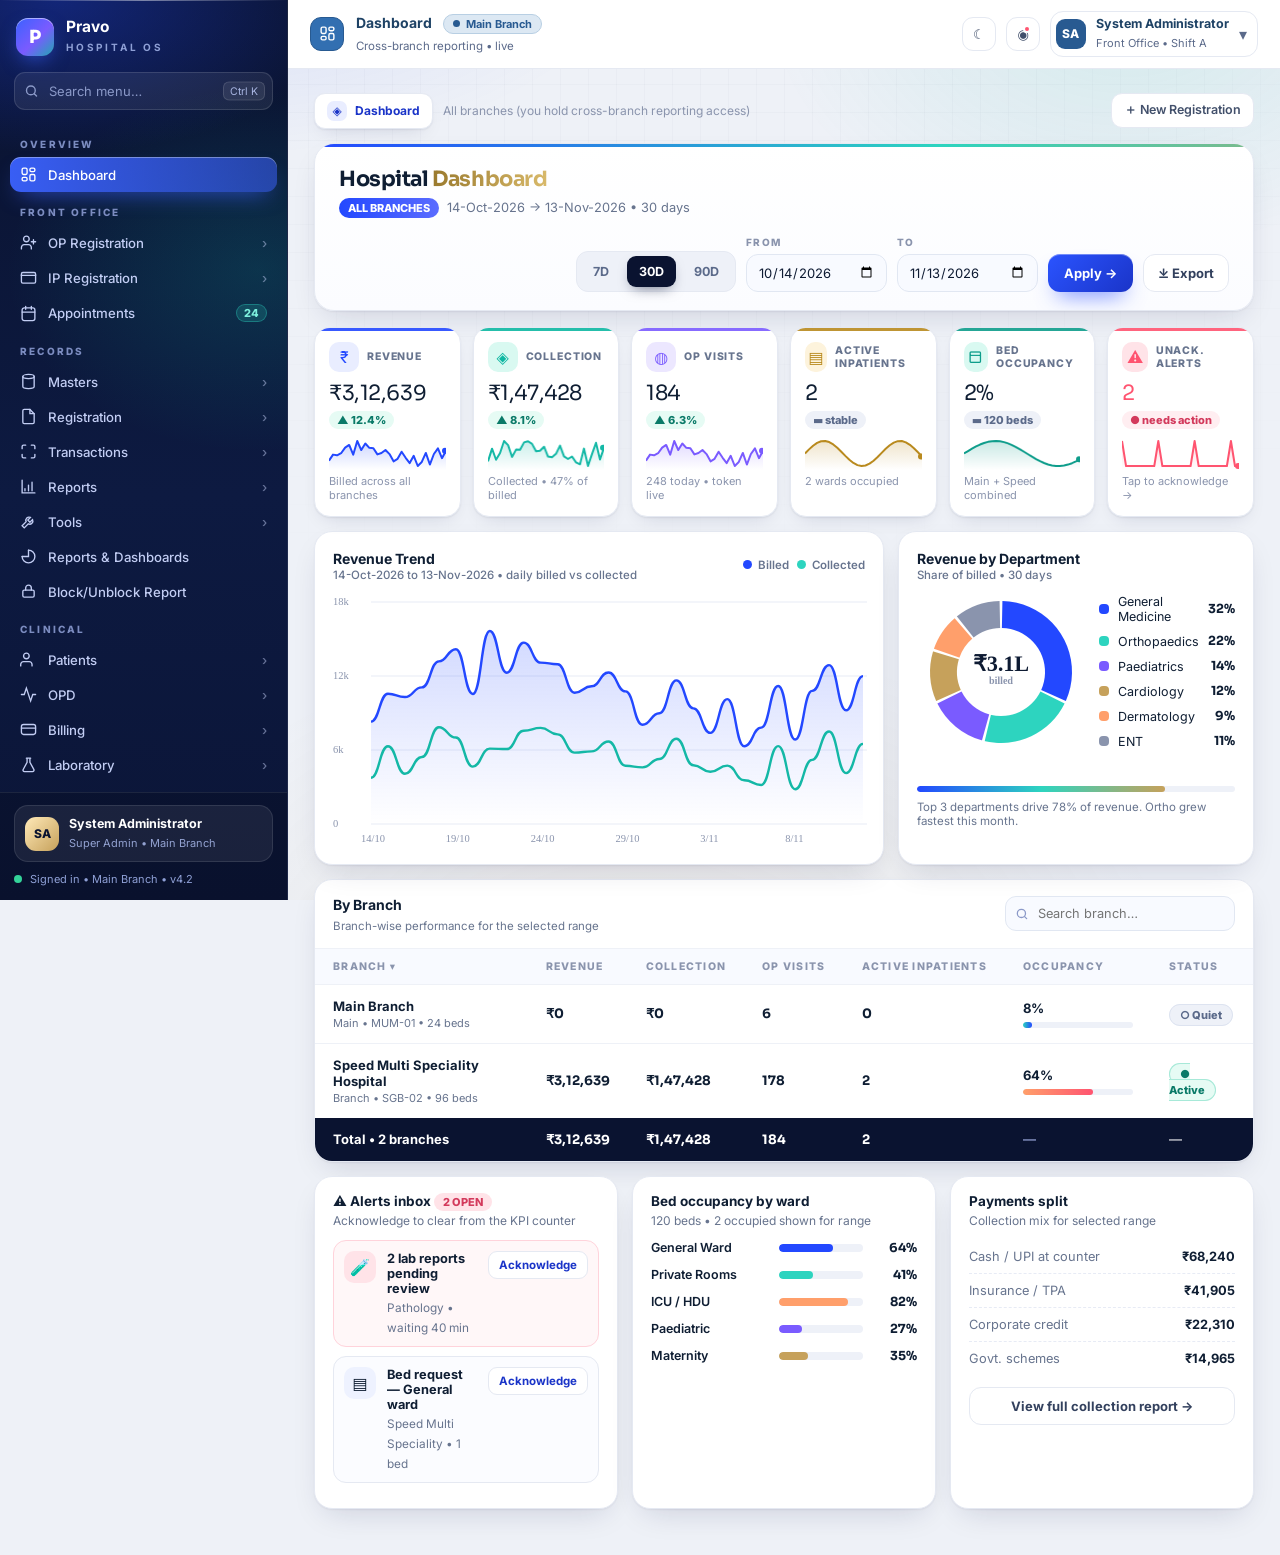
<file: ui_ux_deisgn/front office/dashboard.html>
<!DOCTYPE html>
<html lang="en">
<head>
<meta charset="UTF-8">
<meta name="viewport" content="width=device-width, initial-scale=1">
<title>Pravo Hospital OS — Dashboard</title>
<link rel="preconnect" href="https://fonts.googleapis.com">
<link rel="preconnect" href="https://fonts.gstatic.com" crossorigin>
<link href="https://fonts.googleapis.com/css2?family=Inter:wght@400;500;600;700;800&family=Sora:wght@600;700;800&display=swap" rel="stylesheet">
<style>
  *{box-sizing:border-box}
  html{color-scheme:light}
  body{margin:0;text-align:left;background:#eef1f7;font-family:'Inter',system-ui,-apple-system,Segoe UI,Roboto,sans-serif;color:#0f1e33;-webkit-font-smoothing:antialiased}
  :root{
    --bg:#eef1f7; --card:#ffffff; --ink:#0e1b33; --muted:#67748e; --faint:#8a94ad;
    --line:#e5e9f2; --line2:#eef1f7;
    --brand:#2348ff; --brand2:#1a34c8; --teal:#0eb7a2; --gold:#c6a15b; --rose:#ff5470; --amber:#f59e0b;
    --radius:18px; --shadow:0 1px 2px rgba(16,24,64,.06),0 12px 32px -12px rgba(16,24,64,.18);
    --shadow-sm:0 1px 2px rgba(16,24,64,.07),0 8px 20px -10px rgba(16,24,64,.18);
  }
  button{font-family:inherit}
  input,select{font-family:inherit}
  a{color:inherit}

  .bgGlow{position:fixed;inset:0;pointer-events:none;z-index:0;
    background:
      radial-gradient(700px 380px at 18% -8%, rgba(35,72,255,.12), transparent 60%),
      radial-gradient(600px 420px at 88% 0%, rgba(14,183,162,.12), transparent 60%),
      radial-gradient(900px 600px at 50% 110%, rgba(198,161,91,.10), transparent 60%);}
  .bgGrid{position:fixed;inset:0;z-index:0;pointer-events:none;opacity:.5;
    background-image:linear-gradient(rgba(15,30,60,.045) 1px,transparent 1px),linear-gradient(90deg,rgba(15,30,60,.045) 1px,transparent 1px);
    background-size:28px 28px;mask-image:radial-gradient(90% 70% at 50% 0%,black 30%,transparent 100%);}
  .app{position:relative;z-index:1;display:flex;min-height:100vh}

  /* ===== Sidebar (matches OP Registration) ===== */
  .sidebar{width:288px;flex:0 0 288px;background:linear-gradient(180deg,#0a1330 0%,#0d1a41 55%,#0b1537 100%);color:#dbe3ff;display:flex;flex-direction:column;position:sticky;top:0;height:100vh;border-right:1px solid rgba(255,255,255,.08);overflow:hidden}
  .sidebar::before{content:"";position:absolute;inset:0;background:radial-gradient(420px 220px at 20% 0%,rgba(35,72,255,.35),transparent 70%),radial-gradient(360px 260px at 90% 30%,rgba(14,183,162,.18),transparent 70%);pointer-events:none}
  .sidebar::after{content:"";position:absolute;left:0;right:0;top:0;height:1px;background:linear-gradient(90deg,transparent,rgba(255,255,255,.45),transparent)}
  .brandRow{display:flex;align-items:center;gap:12px;padding:18px 16px 14px;position:relative}
  .logoMark{width:38px;height:38px;border-radius:12px;display:grid;place-items:center;font-weight:800;color:#fff;background:linear-gradient(135deg,#3b62ff,#7a5bff 55%,#0eb7a2 110%);box-shadow:0 8px 20px -6px rgba(59,98,255,.7),inset 0 1px 0 rgba(255,255,255,.5);font-family:'Sora';font-size:18px}
  .brandName b{display:block;font-size:15.5px;color:#fff;line-height:1.05}
  .brandName span{font-size:10px;letter-spacing:.28em;color:#8fa0d6;font-weight:700}
  .sideSearch{margin:2px 14px 12px;position:relative}
  .sideSearch input{width:100%;background:rgba(255,255,255,.07);border:1px solid rgba(255,255,255,.12);color:#e8eeff;border-radius:11px;padding:10px 52px 10px 34px;font-size:13px;outline:none}
  .sideSearch input::placeholder{color:#8b99c8}
  .sideSearch input:focus{border-color:rgba(122,143,255,.7);box-shadow:0 0 0 3px rgba(59,98,255,.25)}
  .sideSearch svg{position:absolute;left:10px;top:50%;transform:translateY(-50%)}
  .kbd{position:absolute;right:8px;top:50%;transform:translateY(-50%);font-size:10.5px;color:#a9b6e2;background:rgba(255,255,255,.08);border:1px solid rgba(255,255,255,.12);padding:2px 6px;border-radius:6px}
  .nav{flex:1;overflow:auto;padding:2px 10px 10px;position:relative;scrollbar-width:none;-ms-overflow-style:none}
  .nav::-webkit-scrollbar{width:0;height:0}
  .navSec{font-size:10px;letter-spacing:.22em;color:#7c8cc0;font-weight:800;padding:14px 10px 7px}
  .navItem{display:flex;align-items:center;gap:11px;width:100%;text-align:left;background:transparent;border:0;color:#c2cdf3;padding:9px 10px;border-radius:11px;font-size:13.2px;font-weight:500;cursor:pointer;transition:.15s;text-decoration:none}
  .navItem:hover{background:rgba(255,255,255,.06);color:#fff}
  .navItem .chev{margin-left:auto;opacity:.5}
  .navItem.active{background:linear-gradient(90deg,rgba(59,98,255,.95),rgba(59,98,255,.55));color:#fff;box-shadow:0 10px 22px -10px rgba(59,98,255,.8),inset 0 1px 0 rgba(255,255,255,.35)}
  .countBadge{margin-left:auto;font-size:11px;font-weight:800;background:rgba(45,212,191,.18);color:#7df0dd;border:1px solid rgba(45,212,191,.35);padding:1px 7px;border-radius:99px}
  .sideFoot{padding:12px 14px 14px;border-top:1px solid rgba(255,255,255,.08);background:rgba(0,0,0,.18);position:relative}
  .adminCard{display:flex;gap:10px;align-items:center;background:rgba(255,255,255,.07);border:1px solid rgba(255,255,255,.1);border-radius:14px;padding:10px}
  .avatar{width:34px;height:34px;border-radius:11px;display:grid;place-items:center;font-weight:800;font-size:12px;color:#0a1330;background:linear-gradient(135deg,#ffe9b8,#c6a15b);flex:0 0 auto}
  .avatar.teal{background:#285a91;color:#fff}
  .adminCard b{display:block;font-size:12.5px;color:#fff}
  .adminCard span{font-size:11px;color:#93a2d1}
  .sysStatus{display:flex;align-items:center;gap:8px;margin-top:10px;font-size:11px;color:#8fa0d6}
  .pulse{width:8px;height:8px;border-radius:99px;background:#34d399;animation:pulse 2s infinite}
  @keyframes pulse{70%{box-shadow:0 0 0 7px rgba(52,211,153,0)}100%{box-shadow:0 0 0 0 rgba(52,211,153,0)}}

  /* ===== Main ===== */
  .main{flex:1;min-width:0;display:flex;flex-direction:column}
  .topbar{position:sticky;top:0;z-index:20;background:#fff;border-bottom:1px solid var(--line);color:#1e4265;display:flex;align-items:center;gap:14px;padding:11px 22px;box-shadow:none}
  .crumb{display:flex;align-items:center;gap:12px}
  .crumbIcon{width:34px;height:34px;border-radius:11px;background:#326fb1;border:1px solid #285a91;color:#fff;display:grid;place-items:center;box-shadow:none}
  .crumb b{font-size:14px;display:block;line-height:1.1;color:#1e4265}
  .crumb small{color:#5b6a8a;font-size:11.5px}
  .envPill{display:inline-flex;align-items:center;gap:6px;font-size:11px;font-weight:700;color:#285a91;background:#dce8f3;border:1px solid #b8cfe3;padding:3px 9px;border-radius:99px;margin-left:8px;vertical-align:middle}
  .topActions{margin-left:auto;display:flex;align-items:center;gap:10px}
  .iconBtn{width:34px;height:34px;border-radius:11px;border:1px solid var(--line);background:#fff;display:grid;place-items:center;cursor:pointer;color:#42506b;position:relative}
  .iconBtn:hover{background:#eef3f9;border-color:#c6d0e8;box-shadow:none}
  .notifDot{position:absolute;top:7px;right:8px;width:8px;height:8px;border-radius:99px;background:#ff5470;border:2px solid #fff}
  .userChip{display:flex;align-items:center;gap:10px;background:#fff;border:1px solid var(--line);color:#1e4265;border-radius:13px;padding:5px 10px 5px 5px;cursor:pointer}
  .userChip .avatar{width:30px;height:30px;border-radius:9px}
  .userChip b{font-size:12.5px;display:block;line-height:1.1;color:#1e4265}
  .userChip small{font-size:11px;color:#5b6a8a}
  .hamburger{display:none}

  .page{padding:22px 26px 46px;max-width:1360px;width:100%;margin:0 auto}
  .tabsRow{display:flex;align-items:center;gap:10px;margin:2px 0 14px}
  .miniTab{display:inline-flex;align-items:center;gap:8px;font-size:12px;font-weight:700;color:var(--brand2);background:#fff;border:1px solid var(--line);padding:7px 12px;border-radius:11px;box-shadow:var(--shadow-sm)}
  .miniTab i{width:20px;height:20px;border-radius:7px;background:#e9edff;display:grid;place-items:center;font-style:normal}
  .splitBtn{margin-left:auto;display:inline-flex;align-items:center;gap:8px;font-size:12.5px;font-weight:600;color:#42506b;background:#fff;border:1px solid var(--line);border-radius:11px;padding:8px 12px;cursor:pointer;text-decoration:none}
  .splitBtn:hover{border-color:#c6d0e8}

  .hero{background:linear-gradient(180deg,#ffffff 0%,#fbfcff 100%);border:1px solid var(--line);border-radius:20px;box-shadow:var(--shadow);overflow:hidden;position:relative}
  .hero::before{content:"";position:absolute;inset:0 0 auto 0;height:3px;background:linear-gradient(90deg,#2348ff,#2dd4bf,#c6a15b,#2348ff);background-size:200% 100%;animation:slide 8s linear infinite}
  @keyframes slide{to{background-position:200% 0}}
  .heroTop{padding:22px 24px 18px;display:flex;gap:18px;flex-wrap:wrap;align-items:flex-end}
  .heroTitle h1{margin:0;font-family:'Sora';font-size:21px;letter-spacing:-.02em}
  .heroTitle h1 .gold{background:linear-gradient(90deg,#9a7a2e,#d8b96a);-webkit-background-clip:text;background-clip:text;color:transparent}
  .heroTitle p{margin:6px 0 0;color:var(--muted);font-size:12.8px;display:flex;gap:8px;align-items:center;flex-wrap:wrap}
  .scopePill{font-size:11px;font-weight:800;color:#fff;background:linear-gradient(90deg,#2348ff,#5b6cff);padding:3px 9px;border-radius:99px}
  .dateBar{margin-left:auto;display:flex;gap:10px;align-items:flex-end;flex-wrap:wrap}
  .dateField label{display:block;font-size:10px;font-weight:800;letter-spacing:.14em;color:var(--faint);margin-bottom:6px}
  .dateField input{border:1.5px solid #e1e7f2;background:#f8faff;border-radius:12px;padding:9px 11px;font-size:13px;color:var(--ink);outline:none}
  .dateField input:focus{border-color:var(--brand);box-shadow:0 0 0 4px rgba(35,72,255,.12);background:#fff}
  .presets{display:flex;gap:6px;background:#eef1f8;border:1px solid var(--line);border-radius:12px;padding:4px}
  .presets button{border:0;background:transparent;border-radius:9px;padding:8px 12px;font-size:12.5px;font-weight:700;color:#5b6a8a;cursor:pointer}
  .presets button.on{background:#0a1330;color:#fff;box-shadow:0 6px 14px -6px rgba(10,19,48,.6)}
  .btnPrimary{border:0;border-radius:12px;padding:11px 16px;font-size:13px;font-weight:700;cursor:pointer;display:inline-flex;align-items:center;gap:8px;background:linear-gradient(135deg,#2b54ff,#1a34c8);color:#fff;box-shadow:0 12px 22px -10px rgba(35,72,255,.7),inset 0 1px 0 rgba(255,255,255,.35)}
  .btnPrimary:hover{transform:translateY(-1px)}
  .btnGhost{background:#fff;border:1.5px solid var(--line);color:#33415e;border-radius:12px;padding:10px 14px;font-size:13px;font-weight:700;cursor:pointer;display:inline-flex;align-items:center;gap:8px}
  .btnGhost:hover{border-color:#b9c4e2}

  /* KPI cards */
  .kpis{display:grid;grid-template-columns:repeat(6,1fr);gap:12px;margin-top:16px}
  .kpi{background:var(--card);border:1px solid var(--line);border-radius:16px;box-shadow:var(--shadow-sm);padding:14px;position:relative;overflow:hidden;transition:.15s}
  .kpi:hover{transform:translateY(-2px);box-shadow:var(--shadow)}
  .kpi::after{content:"";position:absolute;left:0;right:0;top:0;height:3px;background:var(--accent,#2348ff);opacity:.9}
  .kpiTop{display:flex;align-items:center;gap:8px}
  .kpiIcon{width:30px;height:30px;border-radius:10px;display:grid;place-items:center;background:var(--soft,#eef2ff);color:var(--accent,#2348ff)}
  .kpi small{font-size:10.5px;font-weight:800;letter-spacing:.08em;color:var(--muted)}
  .kpi .val{font-family:'Sora';font-size:21px;margin:8px 0 2px;letter-spacing:-.02em}
  .kpi .val.alert{color:var(--rose)}
  .delta{font-size:11px;font-weight:800;padding:2px 8px;border-radius:99px;background:#e6fbf4;color:#0a7a68}
  .delta.down{background:#ffeef1;color:#d33a5c}
  .delta.flat{background:#eef1f8;color:#5b6a8a}
  .kpi canvas{width:100%;height:34px;display:block;margin-top:8px}
  .kpiFoot{font-size:11px;color:var(--faint);margin-top:4px}

  /* Charts */
  .charts{display:grid;grid-template-columns:1.6fr 1fr;gap:14px;margin-top:14px}
  .card{background:var(--card);border:1px solid var(--line);border-radius:var(--radius);box-shadow:var(--shadow)}
  .cardHead{display:flex;align-items:center;gap:10px;padding:16px 18px 0}
  .cardHead b{font-size:14px}
  .cardHead small{display:block;font-size:11.5px;color:var(--muted);font-weight:500}
  .cardHead .spacer{margin-left:auto;display:flex;gap:8px;align-items:center}
  .legendDot{display:inline-flex;align-items:center;gap:6px;font-size:11.5px;color:var(--muted);font-weight:600}
  .legendDot i{width:9px;height:9px;border-radius:99px;display:inline-block}
  .chartBox{padding:8px 12px 14px;position:relative}
  #trendCanvas{width:100%;height:260px;display:block}
  .tooltip{position:absolute;pointer-events:none;background:#0a1330;color:#fff;font-size:11.5px;font-weight:600;border-radius:10px;padding:7px 10px;box-shadow:0 10px 24px -8px rgba(0,0,0,.5);opacity:0;transition:.12s;white-space:nowrap;z-index:5}
  .donutWrap{display:flex;gap:14px;align-items:center;padding:6px 18px 18px}
  #donutCanvas{width:168px;height:168px;flex:0 0 auto}
  .donutLegend{flex:1;display:flex;flex-direction:column;gap:9px;min-width:0}
  .donutLegend .row{display:flex;align-items:center;gap:9px;font-size:12.5px}
  .donutLegend .row i{width:10px;height:10px;border-radius:4px;flex:0 0 auto}
  .donutLegend .row b{margin-left:auto;font-family:'Sora'}
  .donutBar{height:6px;border-radius:99px;background:#eef1f8;overflow:hidden;margin-top:12px}
  .donutBar i{display:block;height:100%;border-radius:99px;background:linear-gradient(90deg,#2348ff,#2dd4bf,#c6a15b)}
  .emptyNote{position:absolute;inset:40px 18px 18px;display:grid;place-items:center;color:var(--faint);font-size:12.5px;background:repeating-linear-gradient(45deg,transparent 0 10px,rgba(15,30,60,.02) 10px 20px);border-radius:12px}

  /* Table + bottom */
  .tableCard{margin-top:14px;overflow:hidden}
  .tableTools{display:flex;gap:10px;align-items:center;padding:14px 18px;border-bottom:1px solid var(--line2);flex-wrap:wrap}
  .tableTools b{font-size:14px}
  .tableTools small{font-size:11.5px;color:var(--muted)}
  .searchBox{margin-left:auto;position:relative}
  .searchBox input{border:1.5px solid #e1e7f2;background:#f8faff;border-radius:11px;padding:9px 12px 9px 32px;font-size:12.8px;outline:none;width:230px}
  .searchBox input:focus{border-color:var(--brand);background:#fff;box-shadow:0 0 0 4px rgba(35,72,255,.12)}
  .searchBox svg{position:absolute;left:10px;top:50%;transform:translateY(-50%)}
  table{width:100%;border-collapse:collapse;font-size:13px}
  thead th{text-align:left;font-size:10.5px;letter-spacing:.12em;color:var(--faint);font-weight:800;padding:11px 18px;background:#f8faff;border-bottom:1px solid var(--line2);cursor:pointer;user-select:none;white-space:nowrap}
  tbody td{padding:13px 18px;border-bottom:1px solid var(--line2)}
  tbody tr:last-child td{border-bottom:0}
  tbody tr{transition:.12s}
  tbody tr:hover{background:#f7faff}
  .branchCell b{display:block;font-size:13px}
  .branchCell span{font-size:11px;color:var(--muted)}
  .num{font-family:'Sora';font-weight:700}
  .occBar{height:6px;border-radius:99px;background:#eef1f8;overflow:hidden;margin-top:6px;min-width:110px}
  .occBar i{display:block;height:100%;border-radius:99px}
  .statusChip{font-size:11px;font-weight:800;padding:3px 10px;border-radius:99px;background:#e6fbf4;color:#0a7a68;border:1px solid #a7e9d8}
  .statusChip.dim{background:#eef1f8;color:#5b6a8a;border-color:#dde3f0}
  tfoot td{padding:13px 18px;background:#0a1330;color:#fff;font-size:13px}
  tfoot .num{color:#fff}
  .bottom{display:grid;grid-template-columns:1fr 1fr 1fr;gap:14px;margin-top:14px}
  .pad{padding:16px 18px}
  .pad h4{margin:0 0 4px;font-size:13.5px}
  .pad p.sub{margin:0 0 12px;font-size:12px;color:var(--muted)}
  .alertRow{display:flex;gap:11px;align-items:flex-start;padding:10px;border:1.5px solid var(--line);border-radius:13px;margin-bottom:9px;background:#fbfcff}
  .alertRow.crit{border-color:#ffd3db;background:#fff7f8}
  .alertIco{width:32px;height:32px;border-radius:10px;display:grid;place-items:center;flex:0 0 auto;background:#eef2ff}
  .alertRow.crit .alertIco{background:#ffe3e8}
  .alertRow b{font-size:12.8px;display:block}
  .alertRow span{font-size:11.8px;color:var(--muted)}
  .alertRow button{margin-left:auto;flex:0 0 auto;border:1px solid var(--line);background:#fff;border-radius:9px;font-size:11.5px;font-weight:700;padding:6px 10px;cursor:pointer;color:var(--brand2)}
  .wardRow{display:flex;align-items:center;gap:10px;font-size:12.5px;margin-bottom:11px}
  .wardRow b{width:118px;font-weight:600}
  .wardRow .track{flex:1;height:8px;border-radius:99px;background:#eef1f8;overflow:hidden}
  .wardRow .track i{display:block;height:100%;border-radius:99px}
  .wardRow span{width:44px;text-align:right;font-family:'Sora';font-weight:700}
  .payRow{display:flex;justify-content:space-between;font-size:12.8px;padding:9px 0;border-bottom:1px dashed #e7ebf5}
  .payRow:last-child{border:0}
  .payRow span{color:var(--muted)}

  .toastWrap{position:fixed;right:18px;bottom:18px;z-index:60;display:flex;flex-direction:column;gap:10px}
  .toast{background:#0a1330;color:#e8eeff;border:1px solid rgba(255,255,255,.14);border-radius:14px;padding:12px 14px;min-width:300px;max-width:360px;box-shadow:0 20px 40px -12px rgba(0,0,0,.4);display:flex;gap:11px;align-items:flex-start;animation:fade .2s ease}
  .toast b{font-size:13px;display:block}
  .toast span{font-size:12px;color:#a9b6e2}
  .toast .ti{width:32px;height:32px;border-radius:10px;display:grid;place-items:center;flex:0 0 auto;background:linear-gradient(135deg,#2dd4bf,#2348ff);color:#fff}
  @keyframes fade{from{opacity:0;transform:translateY(6px)}to{opacity:1;transform:none}}

  @media(max-width:1200px){.kpis{grid-template-columns:repeat(3,1fr)}.charts{grid-template-columns:1fr}.bottom{grid-template-columns:1fr 1fr}}
  @media(max-width:1120px){
    .sidebar{width:84px;flex-basis:84px}
    .sidebar .brandName,.sidebar .sideSearch,.sidebar .navSec,.sidebar .navItem span.lbl,.sidebar .navItem .chev,.sidebar .countBadge,.sidebar .adminCard div,.sidebar .sysStatus{display:none}
    .navItem{justify-content:center;padding:11px}
    .brandRow{justify-content:center}
    .adminCard{justify-content:center}
  }
  @media(max-width:760px){
    .page{padding:14px 12px 30px}
    .topbar{padding:10px 12px}
    .userChip div{display:none}
    .kpis{grid-template-columns:1fr 1fr}
    .bottom{grid-template-columns:1fr}
    .heroTop{padding:16px}
    .dateBar{width:100%}
    .sidebar{position:fixed;z-index:50;left:0;top:0;transform:translateX(-110%);transition:.25s;width:288px;flex-basis:288px}
    .sidebar.open{transform:none}
    .sidebar.open .brandName,.sidebar.open .sideSearch,.sidebar.open .navSec,.sidebar.open .navItem span.lbl,.sidebar.open .adminCard div,.sidebar.open .sysStatus{display:block}
    .sidebar.open .navItem{justify-content:flex-start}
    .hamburger{display:grid}
    table{display:block;overflow-x:auto}
  }
/* ============ DARK MODE ============ */
  html[data-theme="dark"]{color-scheme:dark}
  html[data-theme="dark"] body{background:#0b1020;color:var(--ink)}
  html[data-theme="dark"]{--bg:#0b1020;--card:#141b31;--ink:#e8edf8;--muted:#9aa6c4;--faint:#6f7b9c;--line:#24304d;--line2:#1a2340}
  html[data-theme="dark"] .bgGrid{opacity:.25}
  html[data-theme="dark"] .topbar{background:#fff;border-bottom-color:var(--line);color:#1e4265}
  html[data-theme="dark"] .iconBtn{background:#fff;border-color:var(--line);color:#42506b}
  html[data-theme="dark"] .userChip{background:#fff;border-color:var(--line);color:#1e4265}
  html[data-theme="dark"] .userChip small{color:#5b6a8a}
  html[data-theme="dark"] .miniTab{background:var(--card);color:#9db4ff;border-color:var(--line)}
  html[data-theme="dark"] .splitBtn{background:var(--card);border-color:var(--line);color:var(--ink)}
  html[data-theme="dark"] .hero{background:linear-gradient(180deg,#151d38 0%,#101736 100%)}
  html[data-theme="dark"] .stat{background:#1a2342}
  html[data-theme="dark"] .stat em{color:var(--muted)}
  html[data-theme="dark"] .step{background:#1a2342}
  html[data-theme="dark"] .step small{color:var(--muted)}
  html[data-theme="dark"] .step .n{background:#2a3763;color:#aebcf3}
  html[data-theme="dark"] .step.done .n{background:rgba(45,212,191,.18);color:#7df0dd}
  html[data-theme="dark"] .progress{background:#232e52}
  html[data-theme="dark"] .formHead{background:linear-gradient(180deg,#17203c,#141b31)}
  html[data-theme="dark"] .formHead small{color:var(--muted)}
  html[data-theme="dark"] .field label{color:var(--muted)}
  html[data-theme="dark"] .field input,html[data-theme="dark"] .field select{background:#0f1830;border-color:#2a3763;color:var(--ink)}
  html[data-theme="dark"] .field input::placeholder{color:var(--faint)}
  html[data-theme="dark"] .field select{background-image:url("data:image/svg+xml,%3Csvg xmlns='http://www.w3.org/2000/svg' width='14' height='14' viewBox='0 0 24 24' fill='none' stroke='%239aa6c4' stroke-width='2.4' stroke-linecap='round' stroke-linejoin='round'%3E%3Cpath d='m6 9 6 6 6-6'/%3E%3C/svg%3E")}
  html[data-theme="dark"] .field input:focus,html[data-theme="dark"] .field select:focus{background:#0c1329;border-color:#2348ff}
  html[data-theme="dark"] .field input.filled,html[data-theme="dark"] .field select.filled{border-color:#0e9d8b;background:#0c1f22}
  html[data-theme="dark"] .hint{color:var(--faint)}
  html[data-theme="dark"] .radio{color:var(--ink)}
  html[data-theme="dark"] .switchCard{background:#0f1830;border-color:#2a3763}
  html[data-theme="dark"] .switchCard small{color:var(--muted)}
  html[data-theme="dark"] .sw{background:#2a3763}
  html[data-theme="dark"] .formFoot{background:#101736}
  html[data-theme="dark"] .btnGhost{background:#1a2342;border-color:var(--line);color:var(--ink)}
  html[data-theme="dark"] .dots i{background:#2a3763}
  html[data-theme="dark"] .previewBody .kv{border-color:var(--line)}
  html[data-theme="dark"] .kv span{color:var(--muted)}
  html[data-theme="dark"] .meter{background:#232e52}
  html[data-theme="dark"] .checkList li{color:var(--ink)}
  html[data-theme="dark"] .tick{background:#232e52;color:var(--faint)}
  html[data-theme="dark"] .emptyBox{background:#101736;border-color:#2a3763;color:var(--muted)}
  html[data-theme="dark"] .mobileBar{background:rgba(15,21,40,.94);border-color:var(--line)}
  html[data-theme="dark"] .dateField input{background:#0f1830;border-color:#2a3763;color:var(--ink)}
  html[data-theme="dark"] .presets{background:#0f1830;border-color:var(--line)}
  html[data-theme="dark"] .presets button{color:var(--muted)}
  html[data-theme="dark"] .presets button.on{background:linear-gradient(135deg,#2b54ff,#1a34c8);color:#fff}
  html[data-theme="dark"] .searchBox input{background:#0f1830;border-color:#2a3763;color:var(--ink)}
  html[data-theme="dark"] .searchBox input:focus{background:#0c1329}
  html[data-theme="dark"] thead th{background:#101736}
  html[data-theme="dark"] tbody tr:hover{background:#182144}
  html[data-theme="dark"] .branchCell span{color:var(--muted)}
  html[data-theme="dark"] .occBar{background:#232e52}
  html[data-theme="dark"] .donutBar{background:#232e52}
  html[data-theme="dark"] .wardRow .track{background:#232e52}
  html[data-theme="dark"] .payRow{border-color:var(--line)}
  html[data-theme="dark"] .payRow span{color:var(--muted)}
  html[data-theme="dark"] .alertRow{background:#101736;border-color:var(--line)}
  html[data-theme="dark"] .alertRow span{color:var(--muted)}
  html[data-theme="dark"] .alertRow.crit{background:rgba(255,84,112,.07);border-color:#5c2433}
  html[data-theme="dark"] .alertIco{background:#1a2342}
  html[data-theme="dark"] .alertRow.crit .alertIco{background:rgba(255,84,112,.16)}
  html[data-theme="dark"] .alertRow button{background:#1a2342;border-color:var(--line);color:#9db4ff}
  html[data-theme="dark"] .statusChip.dim{background:#232e52;color:#9aa6c4;border-color:#2a3763}
  html[data-theme="dark"] .delta.flat{background:#232e52;color:#9aa6c4}
  html[data-theme="dark"] .kpi .val{color:var(--ink)}
  html[data-theme="dark"] .kpiFoot{color:var(--faint)}
  html[data-theme="dark"] .pad p.sub{color:var(--muted)}
  html[data-theme="dark"] .cardHead small{color:var(--muted)}
  html[data-theme="dark"] .legendDot{color:var(--muted)}
  html[data-theme="dark"] .tableTools small{color:var(--muted)}
  html[data-theme="dark"] .toast{background:#1a2342;border-color:#2a3763}
</style>
<script>(function(){try{var t=null;try{t=localStorage.getItem('pravo-theme');}catch(e){}if(!t){t=(window.matchMedia&&window.matchMedia('(prefers-color-scheme: dark)').matches)?'dark':'light';}document.documentElement.dataset.theme=t;}catch(e){document.documentElement.dataset.theme='light';}})();</script>
</head>
<body>
<div class="bgGlow"></div>
<div class="bgGrid"></div>

<div class="app">
  <aside class="sidebar" id="sidebarEl">
    <div class="brandRow">
      <div class="logoMark">P</div>
      <div class="brandName"><b>Pravo</b><span>HOSPITAL OS</span></div>
    </div>
    <div class="sideSearch">
      <svg width="15" height="15" viewBox="0 0 24 24" fill="none" stroke="#8b99c8" stroke-width="2.2" stroke-linecap="round"><circle cx="11" cy="11" r="7"/><path d="m20 20-3.5-3.5"/></svg>
      <input id="navSearchInput" placeholder="Search menu…">
      <span class="kbd">Ctrl K</span>
    </div>
    <nav class="nav" id="sideNav">
      <div class="navSec">OVERVIEW</div>
      <a class="navItem active" href="#"><svg width="17" height="17" viewBox="0 0 24 24" fill="none" stroke="currentColor" stroke-width="1.9" stroke-linecap="round"><rect x="3" y="3" width="7" height="9" rx="2"/><rect x="14" y="3" width="7" height="5" rx="2"/><rect x="14" y="12" width="7" height="9" rx="2"/><rect x="3" y="16" width="7" height="5" rx="2"/></svg><span class="lbl">Dashboard</span></a>
      <div class="navSec">FRONT OFFICE</div>
      <a class="navItem" href="./op-registration.html"><svg width="17" height="17" viewBox="0 0 24 24" fill="none" stroke="currentColor" stroke-width="1.9" stroke-linecap="round"><path d="M16 21v-2a4 4 0 0 0-4-4H6a4 4 0 0 0-4 4v2"/><circle cx="9" cy="7" r="4"/><path d="M19 8v6M22 11h-6"/></svg><span class="lbl">OP Registration</span><span class="chev">›</span></a>
      <a class="navItem" href="#"><svg width="17" height="17" viewBox="0 0 24 24" fill="none" stroke="currentColor" stroke-width="1.9" stroke-linecap="round"><path d="M2 9V7a2 2 0 0 1 2-2h16a2 2 0 0 1 2 2v2"/><path d="M2 9h20v9a2 2 0 0 1-2 2H4a2 2 0 0 1-2-2z"/></svg><span class="lbl">IP Registration</span><span class="chev">›</span></a>
      <a class="navItem" href="#"><svg width="17" height="17" viewBox="0 0 24 24" fill="none" stroke="currentColor" stroke-width="1.9" stroke-linecap="round"><rect x="3" y="4" width="18" height="18" rx="3"/><path d="M16 2v4M8 2v4M3 10h18"/></svg><span class="lbl">Appointments</span><span class="countBadge">24</span></a>
      <div class="navSec">RECORDS</div>
      <a class="navItem" href="#"><svg width="17" height="17" viewBox="0 0 24 24" fill="none" stroke="currentColor" stroke-width="1.9" stroke-linecap="round"><ellipse cx="12" cy="5" rx="8" ry="3"/><path d="M4 5v14c0 1.7 3.6 3 8 3s8-1.3 8-3V5"/></svg><span class="lbl">Masters</span><span class="chev">›</span></a>
      <a class="navItem" href="#"><svg width="17" height="17" viewBox="0 0 24 24" fill="none" stroke="currentColor" stroke-width="1.9" stroke-linecap="round"><path d="M14 2H6a2 2 0 0 0-2 2v16a2 2 0 0 0 2 2h12a2 2 0 0 0 2-2V8z"/><path d="M14 2v6h6"/></svg><span class="lbl">Registration</span><span class="chev">›</span></a>
      <a class="navItem" href="#"><svg width="17" height="17" viewBox="0 0 24 24" fill="none" stroke="currentColor" stroke-width="1.9" stroke-linecap="round"><path d="M8 3H5a2 2 0 0 0-2 2v3m18 0V5a2 2 0 0 0-2-2h-3m0 18h3a2 2 0 0 0 2-2v-3M3 16v3a2 2 0 0 0 2 2h3"/></svg><span class="lbl">Transactions</span><span class="chev">›</span></a>
      <a class="navItem" href="#"><svg width="17" height="17" viewBox="0 0 24 24" fill="none" stroke="currentColor" stroke-width="1.9" stroke-linecap="round"><path d="M3 3v18h18"/><path d="M7 15v3M12 10v8M17 6v12"/></svg><span class="lbl">Reports</span><span class="chev">›</span></a>
      <a class="navItem" href="#"><svg width="17" height="17" viewBox="0 0 24 24" fill="none" stroke="currentColor" stroke-width="1.9" stroke-linecap="round"><path d="M14.7 6.3a4.5 4.5 0 0 0-6 6L3 18l3 3 5.7-5.7a4.5 4.5 0 0 0 6-6L14 13l-3-3z"/></svg><span class="lbl">Tools</span><span class="chev">›</span></a>
      <a class="navItem" href="#"><svg width="17" height="17" viewBox="0 0 24 24" fill="none" stroke="currentColor" stroke-width="1.9" stroke-linecap="round"><path d="M3 12a9 9 0 1 0 9-9"/><path d="M3 12h9V3"/></svg><span class="lbl">Reports &amp; Dashboards</span></a>
      <a class="navItem" href="#"><svg width="17" height="17" viewBox="0 0 24 24" fill="none" stroke="currentColor" stroke-width="1.9" stroke-linecap="round"><rect x="4" y="10" width="16" height="10" rx="2"/><path d="M8 10V7a4 4 0 0 1 8 0v3"/></svg><span class="lbl">Block/Unblock Report</span></a>
      <div class="navSec">CLINICAL</div>
      <a class="navItem" href="#"><svg width="17" height="17" viewBox="0 0 24 24" fill="none" stroke="currentColor" stroke-width="1.9" stroke-linecap="round"><path d="M17 21v-2a4 4 0 0 0-4-4H5a4 4 0 0 0-4 4v2"/><circle cx="9" cy="7" r="4"/></svg><span class="lbl">Patients</span><span class="chev">›</span></a>
      <a class="navItem" href="#"><svg width="17" height="17" viewBox="0 0 24 24" fill="none" stroke="currentColor" stroke-width="1.9" stroke-linecap="round"><path d="M22 12h-4l-3 9L9 3l-3 9H2"/></svg><span class="lbl">OPD</span><span class="chev">›</span></a>
      <a class="navItem" href="#"><svg width="17" height="17" viewBox="0 0 24 24" fill="none" stroke="currentColor" stroke-width="1.9" stroke-linecap="round"><rect x="2" y="5" width="20" height="14" rx="3"/><path d="M2 10h20"/></svg><span class="lbl">Billing</span><span class="chev">›</span></a>
      <a class="navItem" href="#"><svg width="17" height="17" viewBox="0 0 24 24" fill="none" stroke="currentColor" stroke-width="1.9" stroke-linecap="round"><path d="M9 3h6M10 3v6L4.5 19a2 2 0 0 0 1.8 3h11.4a2 2 0 0 0 1.8-3L14 9V3"/></svg><span class="lbl">Laboratory</span><span class="chev">›</span></a>
      <a class="navItem" href="#"><svg width="17" height="17" viewBox="0 0 24 24" fill="none" stroke="currentColor" stroke-width="1.9" stroke-linecap="round"><path d="m10.5 20.5-7-7a4.5 4.5 0 0 1 6.4-6.4l7 7"/><path d="m13.5 3.5 7 7a4.5 4.5 0 0 1-6.4 6.4l-7-7"/></svg><span class="lbl">Pharmacy</span><span class="chev">›</span></a>
    </nav>
    <div class="sideFoot">
      <div class="adminCard">
        <div class="avatar">SA</div>
        <div><b>System Administrator</b><span>Super Admin • Main Branch</span></div>
      </div>
      <div class="sysStatus"><span class="pulse"></span> Signed in • Main Branch • v4.2</div>
    </div>
  </aside>

  <div class="main">
    <header class="topbar">
      <button class="iconBtn hamburger" id="menuBtn">☰</button>
      <div class="crumb">
        <div class="crumbIcon"><svg width="17" height="17" viewBox="0 0 24 24" fill="none" stroke="white" stroke-width="2" stroke-linecap="round"><rect x="3" y="3" width="7" height="9" rx="2"/><rect x="14" y="3" width="7" height="5" rx="2"/><rect x="14" y="12" width="7" height="9" rx="2"/><rect x="3" y="16" width="7" height="5" rx="2"/></svg></div>
        <div><b>Dashboard <span class="envPill"><span style="width:7px;height:7px;border-radius:99px;background:#285a91;display:inline-block"></span> Main Branch</span></b><small>Cross-branch reporting • live</small></div>
      </div>
      <div class="topActions">
        <button class="iconBtn" id="themeBtn" title="Toggle dark mode">☾</button><button class="iconBtn" id="bellBtn">◉<span class="notifDot"></span></button>
        <div class="userChip"><div class="avatar teal">SA</div><div><b>System Administrator</b><small>Front Office • Shift A</small></div><span style="color:#5b6a8a">▾</span></div>
      </div>
    </header>

    <div class="page">
      <div class="tabsRow">
        <span class="miniTab"><i>◈</i> Dashboard</span>
        <span style="font-size:12px;color:#8a94ad">All branches (you hold cross-branch reporting access)</span>
        <a class="splitBtn" href="./op-registration.html">＋ New Registration</a>
      </div>

      <section class="hero">
        <div class="heroTop">
          <div class="heroTitle">
            <h1>Hospital <span class="gold">Dashboard</span></h1>
            <p><span class="scopePill">ALL BRANCHES</span> <span id="rangeLabel">14 Oct 2026 → 13 Nov 2026 • 31 days</span></p>
          </div>
          <div class="dateBar">
            <div class="presets" id="presetsEl">
              <button data-days="7">7D</button>
              <button data-days="30" class="on">30D</button>
              <button data-days="90">90D</button>
            </div>
            <div class="dateField"><label>FROM</label><input type="date" id="fromDate" value="2026-10-14"></div>
            <div class="dateField"><label>TO</label><input type="date" id="toDate" value="2026-11-13"></div>
            <button class="btnPrimary" id="applyBtn">Apply →</button>
            <button class="btnGhost" id="exportBtn">⤓ Export</button>
          </div>
        </div>
      </section>

      <section class="kpis" id="kpisEl">
        <div class="kpi" style="--accent:#2348ff;--soft:#e9edff">
          <div class="kpiTop"><div class="kpiIcon">₹</div><small>REVENUE</small></div>
          <div class="val" id="kRevenue">₹0</div>
          <span class="delta" id="dRevenue">▲ 12.4%</span>
          <canvas class="spark" data-spark="rev"></canvas>
          <div class="kpiFoot">Billed across all branches</div>
        </div>
        <div class="kpi" style="--accent:#0eb7a2;--soft:#d9f9f1">
          <div class="kpiTop"><div class="kpiIcon">◈</div><small>COLLECTION</small></div>
          <div class="val" id="kCollection">₹0</div>
          <span class="delta" id="dCollection">▲ 8.1%</span>
          <canvas class="spark" data-spark="col"></canvas>
          <div class="kpiFoot">Collected • 47% of billed</div>
        </div>
        <div class="kpi" style="--accent:#7a5bff;--soft:#ece7ff">
          <div class="kpiTop"><div class="kpiIcon">◍</div><small>OP VISITS</small></div>
          <div class="val" id="kOp">0</div>
          <span class="delta" id="dOp">▲ 6.3%</span>
          <canvas class="spark" data-spark="op"></canvas>
          <div class="kpiFoot">248 today • token live</div>
        </div>
        <div class="kpi" style="--accent:#b98a1e;--soft:#fdf3dc">
          <div class="kpiTop"><div class="kpiIcon">▤</div><small>ACTIVE INPATIENTS</small></div>
          <div class="val" id="kIp">0</div>
          <span class="delta flat">▬ stable</span>
          <canvas class="spark" data-spark="ip"></canvas>
          <div class="kpiFoot">2 wards occupied</div>
        </div>
        <div class="kpi" style="--accent:#0e9d8b;--soft:#d9f9f1">
          <div class="kpiTop"><div class="kpiIcon">⬒</div><small>BED OCCUPANCY</small></div>
          <div class="val" id="kBed">0%</div>
          <span class="delta flat">▬ 120 beds</span>
          <canvas class="spark" data-spark="bed"></canvas>
          <div class="kpiFoot">Main + Speed combined</div>
        </div>
        <div class="kpi" style="--accent:#ff5470;--soft:#ffe3e8">
          <div class="kpiTop"><div class="kpiIcon">⚠</div><small>UNACK. ALERTS</small></div>
          <div class="val alert" id="kAlerts">0</div>
          <span class="delta down">● needs action</span>
          <canvas class="spark" data-spark="al"></canvas>
          <div class="kpiFoot">Tap to acknowledge →</div>
        </div>
      </section>

      <section class="charts">
        <div class="card">
          <div class="cardHead">
            <div><b>Revenue Trend</b><small id="trendSub">14-Oct-2026 to 13-Nov-2026 • daily billed vs collected</small></div>
            <div class="spacer">
              <span class="legendDot"><i style="background:#2348ff"></i> Billed</span>
              <span class="legendDot"><i style="background:#2dd4bf"></i> Collected</span>
            </div>
          </div>
          <div class="chartBox">
            <canvas id="trendCanvas"></canvas>
            <div class="tooltip" id="trendTip"></div>
          </div>
        </div>
        <div class="card">
          <div class="cardHead"><div><b>Revenue by Department</b><small>Share of billed • 30 days</small></div></div>
          <div class="donutWrap">
            <canvas id="donutCanvas" width="336" height="336"></canvas>
            <div class="donutLegend" id="donutLegend"></div>
          </div>
          <div style="padding:0 18px 18px"><div class="donutBar"><i style="width:78%"></i></div>
          <p style="font-size:11.5px;color:var(--muted);margin:8px 0 0">Top 3 departments drive 78% of revenue. Ortho grew fastest this month.</p></div>
        </div>
      </section>

      <section class="card tableCard">
        <div class="tableTools">
          <div><b>By Branch</b><br><small>Branch-wise performance for the selected range</small></div>
          <div class="searchBox">
            <svg width="14" height="14" viewBox="0 0 24 24" fill="none" stroke="#8b99c8" stroke-width="2.2" stroke-linecap="round"><circle cx="11" cy="11" r="7"/><path d="m20 20-3.5-3.5"/></svg>
            <input id="branchSearch" placeholder="Search branch…">
          </div>
        </div>
        <table id="branchTable">
          <thead><tr>
            <th data-sort="name">BRANCH ▾</th><th data-sort="rev">REVENUE</th><th data-sort="col">COLLECTION</th>
            <th data-sort="op">OP VISITS</th><th data-sort="ip">ACTIVE INPATIENTS</th><th>OCCUPANCY</th><th>STATUS</th>
          </tr></thead>
          <tbody id="branchBody"></tbody>
          <tfoot><tr>
            <td><b>Total • 2 branches</b></td><td class="num" id="tRev">—</td><td class="num" id="tCol">—</td>
            <td class="num" id="tOp">—</td><td class="num" id="tIp">—</td><td style="color:#aebcf3">—</td><td>—</td>
          </tr></tfoot>
        </table>
      </section>

      <section class="bottom">
        <div class="card pad">
          <h4>⚠ Alerts inbox <span style="font-size:11px;background:#ffe3e8;color:#d33a5c;border-radius:99px;padding:2px 9px;font-weight:800">2 OPEN</span></h4>
          <p class="sub">Acknowledge to clear from the KPI counter</p>
          <div id="alertsEl">
            <div class="alertRow crit"><div class="alertIco">🧪</div><div><b>2 lab reports pending review</b><span>Pathology • waiting 40 min</span></div><button data-ack>Acknowledge</button></div>
            <div class="alertRow"><div class="alertIco">▤</div><div><b>Bed request — General ward</b><span>Speed Multi Speciality • 1 bed</span></div><button data-ack>Acknowledge</button></div>
          </div>
        </div>
        <div class="card pad">
          <h4>Bed occupancy by ward</h4>
          <p class="sub">120 beds • 2 occupied shown for range</p>
          <div id="wardsEl"></div>
        </div>
        <div class="card pad">
          <h4>Payments split</h4>
          <p class="sub">Collection mix for selected range</p>
          <div id="payEl">
            <div class="payRow"><span>Cash / UPI at counter</span><b>₹68,240</b></div>
            <div class="payRow"><span>Insurance / TPA</span><b>₹41,905</b></div>
            <div class="payRow"><span>Corporate credit</span><b>₹22,310</b></div>
            <div class="payRow"><span>Govt. schemes</span><b>₹14,965</b></div>
          </div>
          <button class="btnGhost" id="reportBtn" style="margin-top:12px;width:100%;justify-content:center">View full collection report →</button>
        </div>
      </section>
    </div>
  </div>
</div>

<div class="toastWrap" id="toastWrap"></div>

<script>
(function(){
  "use strict";
  function tc(){ return document.documentElement.dataset.theme === 'dark' ? {grid:'rgba(148,163,190,.18)', tick:'#9aa6c4', ink:'#e8edf8'} : {grid:'#e7ebf5', tick:'#8a94ad', ink:'#0e1b33'}; }
  var $ = function(id){ return document.getElementById(id); };
  function toast(t,s){ var w=$('toastWrap'); var d=document.createElement('div'); d.className='toast';
    d.innerHTML='<div class="ti">✓</div><div><b></b><span></span></div>';
    d.querySelector('b').textContent=t; d.querySelector('span').textContent=s||''; w.appendChild(d);
    setTimeout(function(){ d.style.transition='.3s'; d.style.opacity='0'; setTimeout(function(){d.remove()},320); },3200); }

  /* ---------- data (demo, seeded) ---------- */
  var seed = 7;
  function rnd(){ seed=(seed*1103515245+12345)&0x7fffffff; return seed/0x7fffffff; }
  var state = { days:30, billed:[], collected:[], depts:[], branches:[], wards:[] };
  function regen(days){
    seed = days*13+7;
    var b=[],c=[];
    for(var i=0;i<days;i++){ var base=8200+Math.sin(i/4.5)*2200+rnd()*5200; b.push(Math.round(base)); c.push(Math.round(base*(0.38+rnd()*0.22))); }
    state.days=days; state.billed=b; state.collected=c;
    var k = days/30;
    state.branches=[
      {name:'Speed Multi Speciality Hospital',sub:'Branch • SGB-02 • 96 beds',rev:Math.round(312639*k),col:Math.round(147428*k),op:Math.round(178*k)||178,ip:2,occ:64},
      {name:'Main Branch',sub:'Main • MUM-01 • 24 beds',rev:Math.round(0),col:Math.round(0),op:Math.round(6*k)||6,ip:0,occ:8}
    ];
    state.depts=[
      {n:'General Medicine',v:32,c:'#2348ff'},{n:'Orthopaedics',v:22,c:'#2dd4bf'},
      {n:'Paediatrics',v:14,c:'#7a5bff'},{n:'Cardiology',v:12,c:'#c6a15b'},
      {n:'Dermatology',v:9,c:'#ff9f6b'},{n:'ENT',v:11,c:'#8a94ad'}
    ];
    state.wards=[
      {n:'General Ward',p:64,c:'#2348ff'},{n:'Private Rooms',p:41,c:'#2dd4bf'},
      {n:'ICU / HDU',p:82,c:'#ff9f6b'},{n:'Paediatric',p:27,c:'#7a5bff'},{n:'Maternity',p:35,c:'#c6a15b'}
    ];
  }

  /* ---------- count-up ---------- */
  function countUp(el,to,fmt){ var from=0,t0=null,dur=900;
    function f(x){ return fmt==='inr' ? '₹'+Math.round(x).toLocaleString('en-IN') : fmt==='pct' ? Math.round(x)+'%' : Math.round(x).toLocaleString('en-IN'); }
    function step(t){ if(!t0)t0=t; var p=Math.min(1,(t-t0)/dur); var e=1-Math.pow(1-p,3); el.textContent=f(from+(to-from)*e); if(p<1)requestAnimationFrame(step); }
    requestAnimationFrame(step); }

  /* ---------- sparklines ---------- */
  function spark(canvas,data,color){ var dpr=window.devicePixelRatio||1; var w=canvas.clientWidth||220,h=34;
    canvas.width=w*dpr; canvas.height=h*dpr; var x=canvas.getContext('2d'); x.scale(dpr,dpr);
    var min=Math.min.apply(0,data),max=Math.max.apply(0,data),rg=(max-min)||1;
    var pts=data.map(function(v,i){ return [i/(data.length-1)*w, h-4-((v-min)/rg)*(h-9)]; });
    var g=x.createLinearGradient(0,0,0,h); g.addColorStop(0,color+'44'); g.addColorStop(1,color+'00');
    x.beginPath(); x.moveTo(0,h); pts.forEach(function(p){x.lineTo(p[0],p[1])}); x.lineTo(w,h); x.closePath(); x.fillStyle=g; x.fill();
    x.beginPath(); pts.forEach(function(p,i){ i?x.lineTo(p[0],p[1]):x.moveTo(p[0],p[1]) }); x.strokeStyle=color; x.lineWidth=2; x.lineJoin='round'; x.stroke();
    var l=pts[pts.length-1]; x.beginPath(); x.arc(l[0]-1,l[1],3,0,7); x.fillStyle=color; x.fill(); }

  /* ---------- trend chart ---------- */
  var trendData={b:[],c:[]};
  function drawTrend(){
    var cv=$('trendCanvas'); var dpr=window.devicePixelRatio||1;
    var W=cv.clientWidth||600,H=260; cv.width=W*dpr; cv.height=H*dpr;
    var x=cv.getContext('2d'); x.scale(dpr,dpr); x.clearRect(0,0,W,H);
    var b=state.billed,c=state.collected,n=b.length,padL=44,padB=26,padT=12;
    var max=Math.max.apply(0,b)*1.15;
    function X(i){ return padL+(W-padL-8)*(i/(n-1)); }
    function Y(v){ return padT+(H-padT-padB)*(1-v/max); }
    var _tc = tc(); x.strokeStyle=_tc.grid; x.fillStyle=_tc.tick; x.font='10.5px Inter'; x.lineWidth=1;
    for(var g=0;g<4;g++){ var v=max*g/3,y=Y(v); x.beginPath(); x.moveTo(padL,y); x.lineTo(W-4,y); x.stroke();
      x.fillText(v>=1000?(v/1000).toFixed(0)+'k':Math.round(v),6,y+3); }
    var from=$('fromDate').value,to=$('toDate').value;
    function line(data,color,fill){ var gr=x.createLinearGradient(0,padT,0,H-padB);
      gr.addColorStop(0,color+'3d'); gr.addColorStop(1,color+'00');
      x.beginPath(); x.moveTo(X(0),Y(data[0]));
      for(var i=1;i<data.length;i++){ var xm=(X(i-1)+X(i))/2; x.bezierCurveTo(xm,Y(data[i-1]),xm,Y(data[i]),X(i),Y(data[i])); }
      if(fill){ var cp=x; cp.save(); cp.lineTo(X(n-1),H-padB); cp.lineTo(X(0),H-padB); cp.closePath(); cp.fillStyle=gr; cp.fill(); cp.restore();
        x.beginPath(); x.moveTo(X(0),Y(data[0]));
        for(var j=1;j<data.length;j++){ var xm2=(X(j-1)+X(j))/2; x.bezierCurveTo(xm2,Y(data[j-1]),xm2,Y(data[j]),X(j),Y(data[j])); } }
      x.strokeStyle=color; x.lineWidth=2.4; x.lineJoin='round'; x.stroke(); }
    line(b,'#2348ff',true); line(c,'#14b8a6',false);
    x.fillStyle=tc().tick;
    var stepLbl=Math.ceil(n/6);
    for(var i=0;i<n;i+=stepLbl){ var d=new Date(from); d.setDate(d.getDate()+i);
      x.fillText(d.getDate()+'/'+(d.getMonth()+1),X(i)-10,H-8); }
    trendData={b:b,c:c,X:X,Y:Y,n:n};
    $('trendSub').textContent=fmtD(from)+' to '+fmtD(to)+' • daily billed vs collected';
  }
  function fmtD(s){ if(!s)return ''; var d=new Date(s); return d.getDate()+'-'+d.toLocaleString('en',{month:'short'})+'-'+d.getFullYear(); }
  $('trendCanvas').addEventListener('mousemove',function(e){
    var cv=this,r=cv.getBoundingClientRect(),mx=e.clientX-r.left;
    var n=trendData.n; if(!n)return; var padL=44;
    var i=Math.round((mx-padL)/((r.width-padL-8)/(n-1))); i=Math.max(0,Math.min(n-1,i));
    var tip=$('trendTip'); var d=new Date($('fromDate').value); d.setDate(d.getDate()+i);
    tip.innerHTML='<b>'+d.getDate()+' '+d.toLocaleString('en',{month:'short'})+'</b> • ₹'+trendData.b[i].toLocaleString('en-IN')+' billed • ₹'+trendData.c[i].toLocaleString('en-IN')+' collected';
    tip.style.opacity='1'; tip.style.left=Math.min(r.width-210,Math.max(50,mx+12))+'px'; tip.style.top='8px';
  });
  $('trendCanvas').addEventListener('mouseleave',function(){ $('trendTip').style.opacity='0'; });

  /* ---------- donut ---------- */
  function drawDonut(){ var cv=$('donutCanvas'); var x=cv.getContext('2d'); var S=cv.width,cx=S/2,cy=S/2,R=S/2-26,r=R*0.62;
    x.clearRect(0,0,S,S); var a=-Math.PI/2,total=0; state.depts.forEach(function(d){total+=d.v});
    state.depts.forEach(function(d){ var a2=a+(d.v/total)*Math.PI*2;
      x.beginPath(); x.arc(cx,cy,R,a+0.02,a2-0.02); x.arc(cx,cy,r,a2-0.02,a+0.02,true); x.closePath();
      x.fillStyle=d.c; x.fill(); a=a2; });
    x.fillStyle=tc().ink; x.font='800 44px Sora'; x.textAlign='center'; x.fillText('₹3.1L',cx,cy-2);
    x.fillStyle=tc().tick; x.font='600 20px Inter'; x.fillText('billed',cx,cy+24);
    var lg=$('donutLegend'); lg.innerHTML='';
    state.depts.forEach(function(d){ var row=document.createElement('div'); row.className='row';
      row.innerHTML='<i style="background:'+d.c+'"></i><span>'+d.n+'</span><b>'+d.v+'%</b>'; lg.appendChild(row); });
  }

  /* ---------- branches ---------- */
  var sortKey='rev',sortDir=-1;
  function renderBranches(){
    var q=($('branchSearch').value||'').toLowerCase();
    var rows=state.branches.filter(function(b){return b.name.toLowerCase().includes(q)}).slice();
    rows.sort(function(a,b){ var k=sortKey==='name'? (a.name<b.name?-1:1)* -sortDir : (a[sortKey]-b[sortKey])* -sortDir; return k; });
    var tb=$('branchBody'); tb.innerHTML='';
    rows.forEach(function(b){
      var tr=document.createElement('tr');
      var col=b.occ>60?'linear-gradient(90deg,#ff9f6b,#ff5470)':b.occ>30?'linear-gradient(90deg,#2348ff,#2dd4bf)':'linear-gradient(90deg,#2dd4bf,#2348ff)';
      tr.innerHTML='<td><div class="branchCell"><b>'+b.name+'</b><span>'+b.sub+'</span></div></td>'+
        '<td class="num">₹'+b.rev.toLocaleString('en-IN')+'</td><td class="num">₹'+b.col.toLocaleString('en-IN')+'</td>'+
        '<td class="num">'+b.op+'</td><td class="num">'+b.ip+'</td>'+
        '<td><b>'+b.occ+'%</b><div class="occBar"><i style="width:'+b.occ+'%;background:'+col+'"></i></div></td>'+
        '<td><span class="statusChip'+(b.ip?'':' dim')+'">'+(b.ip?'● Active':'○ Quiet')+'</span></td>';
      tb.appendChild(tr);
    });
    if(!rows.length){ tb.innerHTML='<tr><td colspan="7" style="text-align:center;color:var(--faint);padding:26px">No branches match “'+q+'”.</td></tr>'; }
    var t=state.branches.reduce(function(a,b){return{rev:a.rev+b.rev,col:a.col+b.col,op:a.op+b.op,ip:a.ip+b.ip}},{rev:0,col:0,op:0,ip:0});
    $('tRev').textContent='₹'+t.rev.toLocaleString('en-IN'); $('tCol').textContent='₹'+t.col.toLocaleString('en-IN');
    $('tOp').textContent=t.op.toLocaleString('en-IN'); $('tIp').textContent=t.ip;
  }
  document.querySelectorAll('#branchTable thead th[data-sort]').forEach(function(th){
    th.addEventListener('click',function(){ var k=th.dataset.sort;
      if(sortKey===k)sortDir*=-1; else{sortKey=k;sortDir=k==='name'?1:-1;}
      document.querySelectorAll('#branchTable thead th').forEach(function(h){h.textContent=h.textContent.replace(' ▾','').replace(' ▴','')});
      th.textContent=th.textContent+(sortDir===-1?' ▾':' ▴'); renderBranches(); });
  });
  $('branchSearch').addEventListener('input',renderBranches);

  /* ---------- wards ---------- */
  function renderWards(){ var w=$('wardsEl'); w.innerHTML='';
    state.wards.forEach(function(d){ var r=document.createElement('div'); r.className='wardRow';
      r.innerHTML='<b>'+d.n+'</b><div class="track"><i style="width:'+d.p+'%;background:'+d.c+'"></i></div><span>'+d.p+'%</span>'; w.appendChild(r); });
  }

  /* ---------- refresh ---------- */
  function refresh(animate){
    var days=state.days;
    var rev=state.branches.reduce(function(a,b){return a+b.rev},0);
    var col=state.branches.reduce(function(a,b){return a+b.col},0);
    var op=state.branches.reduce(function(a,b){return a+b.op},0);
    var ip=state.branches.reduce(function(a,b){return a+b.ip},0);
    if(animate){ countUp($('kRevenue'),rev,'inr'); countUp($('kCollection'),col,'inr'); countUp($('kOp'),op,''); countUp($('kIp'),ip,''); countUp($('kBed'),2,'pct'); countUp($('kAlerts'),document.querySelectorAll('#alertsEl .alertRow').length,''); }
    else{ $('kRevenue').textContent='₹'+rev.toLocaleString('en-IN'); $('kCollection').textContent='₹'+col.toLocaleString('en-IN');
      $('kOp').textContent=op.toLocaleString('en-IN'); $('kIp').textContent=ip; $('kBed').textContent='2%'; $('kAlerts').textContent=document.querySelectorAll('#alertsEl .alertRow').length; }
    $('rangeLabel').textContent=fmtD($('fromDate').value)+' → '+fmtD($('toDate').value)+' • '+days+' days';
    var n=state.billed.length;
    [['rev',state.billed,'#2348ff'],['col',state.collected,'#14b8a6'],['op',state.billed.map(function(v){return v/1700}),'#7a5bff'],
     ['ip',state.billed.map(function(v,i){return 2+Math.sin(i/3)}),'#b98a1e'],['bed',state.billed.map(function(v,i){return 30+10*Math.sin(i/5)}),'#0e9d8b'],
     ['al',state.billed.map(function(v,i){return (i%9===0)?3:1}),'#ff5470']].forEach(function(s){
      var cv=document.querySelector('.spark[data-spark="'+s[0]+'"]'); if(cv) spark(cv,s[1].slice(-30),s[2]); });
    drawTrend(); drawDonut(); renderBranches(); renderWards();
  }

  function applyDays(d){ regen(d);
    var to=new Date($('toDate').value||new Date()); var from=new Date(to); from.setDate(from.getDate()-(d-1));
    $('fromDate').value=from.toISOString().slice(0,10);
    document.querySelectorAll('#presetsEl button').forEach(function(b){b.classList.toggle('on',+b.dataset.days===d)});
    refresh(true);
  }
  document.querySelectorAll('#presetsEl button').forEach(function(b){ b.addEventListener('click',function(){ applyDays(+b.dataset.days); }); });
  $('applyBtn').addEventListener('click',function(){
    var f=new Date($('fromDate').value),t=new Date($('toDate').value);
    var d=Math.max(1,Math.round((t-f)/86400000)+1); regen(d);
    document.querySelectorAll('#presetsEl button').forEach(function(b){b.classList.remove('on')});
    refresh(true); toast('Range applied',fmtD($('fromDate').value)+' → '+fmtD($('toDate').value));
  });
  $('exportBtn').addEventListener('click',function(){ toast('Export queued','Branch performance CSV will download shortly.'); });
  $('reportBtn').addEventListener('click',function(){ toast('Collection report','Full payer-wise breakup opening (demo).'); });
  $('bellBtn').addEventListener('click',function(){ toast('Notifications','2 lab reports ready • 1 bed request.'); });
  document.getElementById('alertsEl').addEventListener('click',function(e){
    var b=e.target.closest('[data-ack]'); if(!b)return; var row=b.closest('.alertRow'); row.style.opacity='0';
    setTimeout(function(){row.remove(); refresh(false);
      var n=document.querySelectorAll('#alertsEl .alertRow').length;
      document.querySelector('#alertsEl')&&(document.querySelector('.pad h4 span').textContent=n+' OPEN');
      toast('Alert acknowledged',n+' remaining in inbox.'); },250);
  });
  $('menuBtn').addEventListener('click',function(){ $('sidebarEl').classList.toggle('open'); });
  $('navSearchInput').addEventListener('input',function(){ var q=this.value.toLowerCase();
    document.querySelectorAll('#sideNav .navItem').forEach(function(a){ a.style.display=a.textContent.toLowerCase().includes(q)?'':'none'; }); });
  document.addEventListener('keydown',function(e){ if((e.ctrlKey||e.metaKey)&&e.key.toLowerCase()==='k'){e.preventDefault();$('navSearchInput').focus();} });
  document.querySelectorAll('#sideNav .navItem').forEach(function(a){ a.addEventListener('click',function(e){
    if(a.getAttribute('href')==='#')e.preventDefault();
    document.querySelectorAll('#sideNav .navItem').forEach(function(x){x.classList.remove('active')}); a.classList.add('active'); }); });

  var rT; window.addEventListener('resize',function(){ clearTimeout(rT); rT=setTimeout(function(){drawTrend();document.querySelectorAll('.spark').forEach(function(cv){var k=cv.dataset.spark;var map={rev:[state.billed,'#2348ff'],col:[state.collected,'#14b8a6']};});refresh(false);},180); });

  regen(30); refresh(false);
  window.__dashRefresh = function(anim){ refresh(anim === true); };
  window.__dashBooted = true;
})();
</script>
<script>
(function(){
  function paint(){
    var d = document.documentElement.dataset.theme === 'dark';
    var b = document.getElementById('themeBtn');
    if(b){ b.textContent = d ? '\u2600' : '\u263E'; b.title = d ? 'Switch to light mode' : 'Switch to dark mode'; }
  }
  window.toggleTheme = function(){
    var d = document.documentElement.dataset.theme !== 'dark';
    document.documentElement.dataset.theme = d ? 'dark' : 'light';
    try{ localStorage.setItem('pravo-theme', d ? 'dark' : 'light'); }catch(e){}
    paint();
    if(window.__dashBooted && window.__dashRefresh && true){ window.__dashRefresh(false); }
  };
  document.addEventListener('click', function(e){ if(e.target.closest && e.target.closest('#themeBtn')){ toggleTheme(); } });
  paint();
})();
</script>


</body>
</html>
</file>
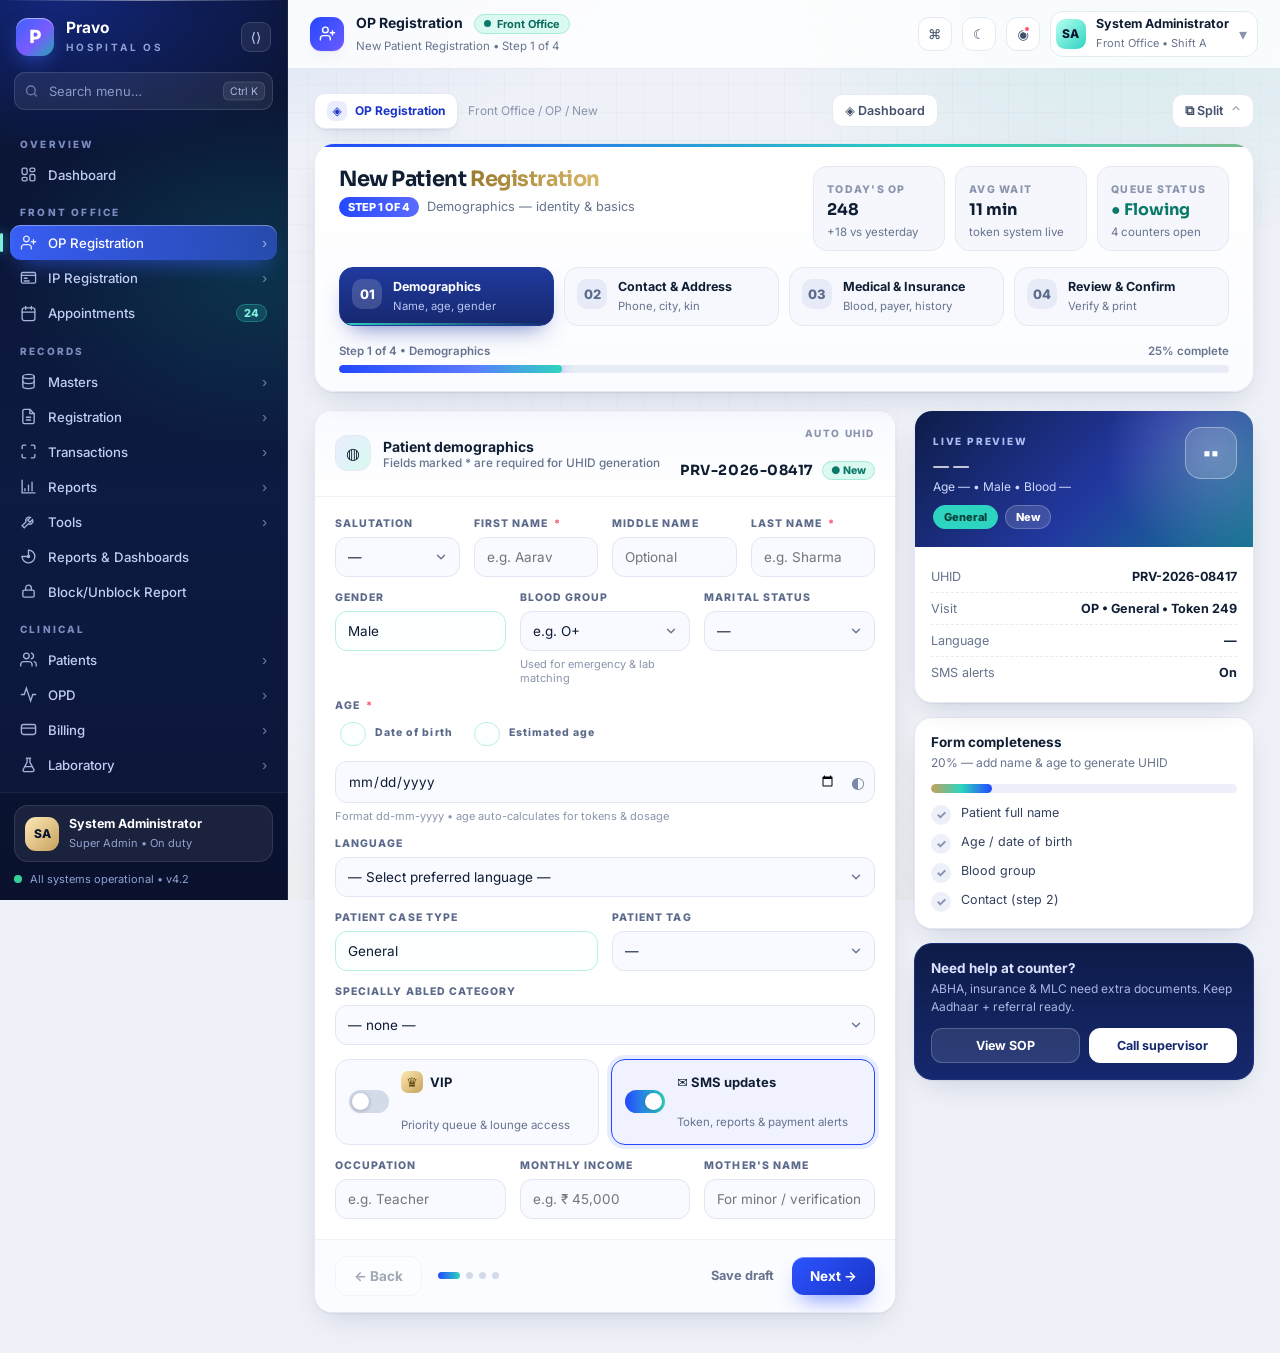
<file: ui_ux_deisgn/front office/op-registration.html>
<!DOCTYPE html>
<html lang="en">
<head>
<meta charset="UTF-8">
<meta name="viewport" content="width=device-width, initial-scale=1">
<title>Pravo Hospital OS — OP Registration</title>
<link rel="preconnect" href="https://fonts.googleapis.com">
<link rel="preconnect" href="https://fonts.gstatic.com" crossorigin>
<link href="https://fonts.googleapis.com/css2?family=Inter:wght@400;500;600;700;800&family=Sora:wght@600;700;800&display=swap" rel="stylesheet">
<style>
  *{box-sizing:border-box}
  html{color-scheme:light}
  body{margin:0;text-align:left;background:#eef1f7;font-family:'Inter',system-ui,-apple-system,Segoe UI,Roboto,sans-serif;color:#0f1e33;-webkit-font-smoothing:antialiased}
  :root{
    --bg:#eef1f7; --card:#ffffff; --ink:#0e1b33; --muted:#67748e; --faint:#8a94ad;
    --line:#e5e9f2; --line2:#eef1f7;
    --brand:#2348ff; --brand2:#1a34c8; --teal:#0eb7a2; --gold:#c6a15b;
    --sidebar:#0a1330; --sidebar2:#101d48;
    --radius:18px; --shadow:0 1px 2px rgba(16,24,64,.06),0 12px 32px -12px rgba(16,24,64,.18);
    --shadow-sm:0 1px 2px rgba(16,24,64,.07),0 8px 20px -10px rgba(16,24,64,.18);
  }
  button{font-family:inherit}
  input,select{font-family:inherit}

  .bgGlow{position:fixed;inset:0;pointer-events:none;z-index:0;
    background:
      radial-gradient(700px 380px at 18% -8%, rgba(35,72,255,.12), transparent 60%),
      radial-gradient(600px 420px at 88% 0%, rgba(14,183,162,.12), transparent 60%),
      radial-gradient(900px 600px at 50% 110%, rgba(198,161,91,.10), transparent 60%);
  }
  .bgGrid{position:fixed;inset:0;z-index:0;pointer-events:none;opacity:.5;
    background-image:linear-gradient(rgba(15,30,60,.045) 1px,transparent 1px),linear-gradient(90deg,rgba(15,30,60,.045) 1px,transparent 1px);
    background-size:28px 28px;mask-image:radial-gradient(90% 70% at 50% 0%,black 30%,transparent 100%);
  }

  .app{position:relative;z-index:1;display:flex;min-height:100vh}
  /* ============ SIDEBAR ============ */
  .sidebar{width:288px;flex:0 0 288px;background:linear-gradient(180deg,#0a1330 0%,#0d1a41 55%,#0b1537 100%);color:#dbe3ff;display:flex;flex-direction:column;position:sticky;top:0;height:100vh;border-right:1px solid rgba(255,255,255,.08);overflow:hidden}
  .sidebar::before{content:"";position:absolute;inset:0;background:radial-gradient(420px 220px at 20% 0%,rgba(35,72,255,.35),transparent 70%),radial-gradient(360px 260px at 90% 30%,rgba(14,183,162,.18),transparent 70%);pointer-events:none}
  .sidebar::after{content:"";position:absolute;left:0;right:0;top:0;height:1px;background:linear-gradient(90deg,transparent,rgba(255,255,255,.45),transparent)}
  .brandRow{display:flex;align-items:center;gap:12px;padding:18px 16px 14px;position:relative}
  .logoMark{width:38px;height:38px;border-radius:12px;display:grid;place-items:center;font-weight:800;color:#fff;background:linear-gradient(135deg,#3b62ff,#7a5bff 55%,#0eb7a2 110%);box-shadow:0 8px 20px -6px rgba(59,98,255,.7),inset 0 1px 0 rgba(255,255,255,.5);font-family:'Sora';font-size:18px}
  .brandName{line-height:1.05}
  .brandName b{display:block;font-size:15.5px;letter-spacing:.1px;color:#fff}
  .brandName span{font-size:10px;letter-spacing:.28em;color:#8fa0d6;font-weight:700}
  .collapseBtn{margin-left:auto;width:30px;height:30px;border-radius:9px;border:1px solid rgba(255,255,255,.14);background:rgba(255,255,255,.07);color:#cdd8ff;cursor:pointer;display:grid;place-items:center}
  .sideSearch{margin:2px 14px 12px;position:relative}
  .sideSearch input{width:100%;background:rgba(255,255,255,.07);border:1px solid rgba(255,255,255,.12);color:#e8eeff;border-radius:11px;padding:10px 36px 10px 34px;font-size:13px;outline:none}
  .sideSearch input::placeholder{color:#8b99c8}
  .sideSearch input:focus{border-color:rgba(122,143,255,.7);box-shadow:0 0 0 3px rgba(59,98,255,.25)}
  .sideSearch svg{position:absolute;left:10px;top:50%;transform:translateY(-50%);opacity:.7}
  .kbd{position:absolute;right:8px;top:50%;transform:translateY(-50%);font-size:10.5px;color:#a9b6e2;background:rgba(255,255,255,.08);border:1px solid rgba(255,255,255,.12);padding:2px 6px;border-radius:6px}
  .nav{flex:1;overflow:auto;padding:2px 10px 10px;position:relative;scrollbar-width:thin}
  .navSec{font-size:10px;letter-spacing:.22em;color:#7c8cc0;font-weight:800;padding:14px 10px 7px}
  .navItem{display:flex;align-items:center;gap:11px;width:100%;text-align:left;background:transparent;border:0;color:#c2cdf3;padding:9px 10px;border-radius:11px;font-size:13.2px;font-weight:500;cursor:pointer;position:relative;transition:.15s}
  .navItem:hover{background:rgba(255,255,255,.06);color:#fff}
  .navItem svg{flex:0 0 auto;opacity:.85}
  .navItem .chev{margin-left:auto;opacity:.5}
  .navItem.active{background:linear-gradient(90deg,rgba(59,98,255,.95),rgba(59,98,255,.55));color:#fff;box-shadow:0 10px 22px -10px rgba(59,98,255,.8),inset 0 1px 0 rgba(255,255,255,.35)}
  .navItem.active::before{content:"";position:absolute;left:-10px;top:8px;bottom:8px;width:3px;border-radius:99px;background:#7df0dd;box-shadow:0 0 12px #2dd4bf}
  .countBadge{margin-left:auto;font-size:11px;font-weight:800;background:rgba(45,212,191,.18);color:#7df0dd;border:1px solid rgba(45,212,191,.35);padding:1px 7px;border-radius:99px}
  .countBadge.blue{background:rgba(255,255,255,.12);color:#fff;border-color:rgba(255,255,255,.18)}
  .dotLive{width:7px;height:7px;border-radius:99px;background:#2dd4bf;box-shadow:0 0 0 4px rgba(45,212,191,.2);margin-left:auto}
  .sideFoot{padding:12px 14px 14px;border-top:1px solid rgba(255,255,255,.08);background:rgba(0,0,0,.18);position:relative}
  .adminCard{display:flex;gap:10px;align-items:center;background:rgba(255,255,255,.07);border:1px solid rgba(255,255,255,.1);border-radius:14px;padding:10px}
  .avatar{width:34px;height:34px;border-radius:11px;display:grid;place-items:center;font-weight:800;font-size:12px;color:#0a1330;background:linear-gradient(135deg,#ffe9b8,#c6a15b);flex:0 0 auto}
  .avatar.teal{background:linear-gradient(135deg,#b8fff3,#2dd4bf)}
  .adminCard b{display:block;font-size:12.5px;color:#fff}
  .adminCard span{font-size:11px;color:#93a2d1}
  .sysStatus{display:flex;align-items:center;gap:8px;margin-top:10px;font-size:11px;color:#8fa0d6}
  .pulse{width:8px;height:8px;border-radius:99px;background:#34d399;box-shadow:0 0 0 0 rgba(52,211,153,.6);animation:pulse 2s infinite}
  @keyframes pulse{70%{box-shadow:0 0 0 7px rgba(52,211,153,0)}100%{box-shadow:0 0 0 0 rgba(52,211,153,0)}}

  /* ============ MAIN ============ */
  .main{flex:1;min-width:0;display:flex;flex-direction:column}
  .topbar{position:sticky;top:0;z-index:20;background:rgba(255,255,255,.82);backdrop-filter:blur(14px);border-bottom:1px solid var(--line);display:flex;align-items:center;gap:14px;padding:11px 22px}
  .crumb{display:flex;align-items:center;gap:12px;min-width:0}
  .crumbIcon{width:34px;height:34px;border-radius:11px;background:linear-gradient(135deg,#2348ff,#6d5bff);color:#fff;display:grid;place-items:center;box-shadow:var(--shadow-sm)}
  .crumb b{font-size:14px;display:block;line-height:1.1}
  .crumb small{color:var(--muted);font-size:11.5px}
  .envPill{display:inline-flex;align-items:center;gap:6px;font-size:11px;font-weight:700;color:#0c6b5f;background:#d9f9f1;border:1px solid #a7e9d8;padding:3px 9px;border-radius:99px;margin-left:8px;vertical-align:middle}
  .topActions{margin-left:auto;display:flex;align-items:center;gap:10px}
  .iconBtn{width:34px;height:34px;border-radius:11px;border:1px solid var(--line);background:#fff;display:grid;place-items:center;cursor:pointer;color:#42506b;position:relative;transition:.15s}
  .iconBtn:hover{border-color:#c6d0e8;transform:translateY(-1px);box-shadow:var(--shadow-sm)}
  .notifDot{position:absolute;top:7px;right:8px;width:8px;height:8px;border-radius:99px;background:#ff5470;border:2px solid #fff}
  .userChip{display:flex;align-items:center;gap:10px;background:#fff;border:1px solid var(--line);border-radius:13px;padding:5px 10px 5px 5px;cursor:pointer}
  .userChip .avatar{width:30px;height:30px;border-radius:9px}
  .userChip b{font-size:12.5px;display:block;line-height:1.1}
  .userChip small{font-size:11px;color:var(--muted)}
  .hamburger{display:none}

  .page{padding:22px 26px 40px;max-width:1360px;width:100%;margin:0 auto}
  .tabsRow{display:flex;align-items:center;gap:10px;margin:2px 0 14px}
  .miniTab{display:inline-flex;align-items:center;gap:8px;font-size:12px;font-weight:700;color:var(--brand2);background:#fff;border:1px solid var(--line);padding:7px 12px;border-radius:11px;box-shadow:var(--shadow-sm)}
  .miniTab i{width:20px;height:20px;border-radius:7px;background:#e9edff;display:grid;place-items:center;font-style:normal}
  .splitBtn{margin-left:auto;display:inline-flex;align-items:center;gap:8px;font-size:12.5px;font-weight:600;color:#42506b;background:#fff;border:1px solid var(--line);border-radius:11px;padding:8px 12px;cursor:pointer}
  .splitBtn:hover{border-color:#c6d0e8}

  .hero{background:linear-gradient(180deg,#ffffff 0%,#fbfcff 100%);border:1px solid var(--line);border-radius:20px;box-shadow:var(--shadow);overflow:hidden;position:relative}
  .hero::before{content:"";position:absolute;inset:0 0 auto 0;height:3px;background:linear-gradient(90deg,#2348ff,#2dd4bf,#c6a15b,#2348ff);background-size:200% 100%;animation:slide 8s linear infinite}
  @keyframes slide{to{background-position:200% 0}}
  .heroTop{padding:22px 24px 16px;display:flex;gap:18px;flex-wrap:wrap;align-items:flex-start}
  .heroTitle h1{margin:0;font-family:'Sora';font-size:21px;letter-spacing:-.02em}
  .heroTitle h1 .gold{background:linear-gradient(90deg,#9a7a2e,#d8b96a);-webkit-background-clip:text;background-clip:text;color:transparent}
  .heroTitle p{margin:5px 0 0;color:var(--muted);font-size:12.8px;display:flex;gap:8px;align-items:center;flex-wrap:wrap}
  .stepPill{font-size:11px;font-weight:800;color:#fff;background:linear-gradient(90deg,#2348ff,#5b6cff);padding:3px 9px;border-radius:99px}
  .heroStats{margin-left:auto;display:flex;gap:10px;flex-wrap:wrap}
  .stat{background:#f5f7fd;border:1px solid var(--line);border-radius:14px;padding:10px 13px;min-width:132px}
  .stat small{font-size:10.5px;font-weight:800;letter-spacing:.12em;color:var(--faint)}
  .stat b{display:block;font-family:'Sora';font-size:16px;margin-top:2px}
  .stat em{font-style:normal;font-size:11.5px;color:var(--muted)}
  .stat.good b{color:#0a7a68}

  .stepper{display:grid;grid-template-columns:repeat(4,1fr);gap:10px;padding:0 24px 6px}
  .step{display:flex;gap:11px;align-items:flex-start;background:#f6f8fd;border:1px solid var(--line);border-radius:14px;padding:11px 12px;cursor:pointer;transition:.15s;position:relative;overflow:hidden}
  .step .n{width:30px;height:30px;border-radius:10px;display:grid;place-items:center;font-weight:800;font-size:13px;background:#e7ebf7;color:#5b6a8a;flex:0 0 auto}
  .step b{font-size:12.5px;display:block}
  .step small{font-size:11.3px;color:var(--muted)}
  .step.done .n{background:#d9f9f1;color:#0a7a68}
  .step.current{background:linear-gradient(180deg,#203a9e,#16286e);color:#fff;border-color:#203a9e;box-shadow:0 12px 24px -12px rgba(32,58,158,.7)}
  .step.current small{color:#b9c4f2}
  .step.current .n{background:rgba(255,255,255,.16);color:#fff}
  .step.current::after{content:"";position:absolute;left:0;right:0;bottom:0;height:2px;background:linear-gradient(90deg,#2dd4bf,transparent)}
  .progressWrap{padding:12px 24px 18px}
  .progressMeta{display:flex;justify-content:space-between;font-size:11.5px;color:var(--muted);margin-bottom:7px;font-weight:600}
  .progress{height:8px;border-radius:99px;background:#e8ecf6;overflow:hidden;position:relative}
  .progress i{display:block;height:100%;width:25%;border-radius:99px;background:linear-gradient(90deg,#2348ff,#5b7bff 60%,#2dd4bf);transition:width .5s cubic-bezier(.2,.8,.2,1);box-shadow:0 0 12px rgba(35,72,255,.5)}

  .layout{display:grid;grid-template-columns:minmax(0,1fr) 340px;gap:18px;margin-top:18px;align-items:start}
  .card{background:var(--card);border:1px solid var(--line);border-radius:var(--radius);box-shadow:var(--shadow)}
  .formCard{overflow:hidden}
  .formHead{display:flex;align-items:center;gap:12px;padding:16px 20px;border-bottom:1px solid var(--line2);background:linear-gradient(180deg,#f8faff,#fff)}
  .formHead .fi{width:36px;height:36px;border-radius:12px;background:linear-gradient(135deg,#e9edff,#d9f9f1);border:1px solid var(--line);display:grid;place-items:center}
  .formHead b{font-size:14px}
  .formHead small{display:block;font-size:11.8px;color:var(--muted);font-weight:500}
  .uhid{margin-left:auto;text-align:right}
  .uhid small{font-size:10px;font-weight:800;letter-spacing:.16em;color:var(--faint)}
  .uhid b{font-family:'Sora';font-size:14px;letter-spacing:.04em}
  .uhid em{display:inline-block;font-style:normal;font-size:10.5px;font-weight:800;color:#0a7a68;background:#d9f9f1;border:1px solid #a7e9d8;padding:2px 8px;border-radius:99px;margin-left:8px;vertical-align:middle}
  .formBody{padding:20px 20px 8px}
  .grid4{display:grid;grid-template-columns:repeat(4,1fr);gap:14px}
  .grid3{display:grid;grid-template-columns:repeat(3,1fr);gap:14px;margin-top:14px}
  .grid2{display:grid;grid-template-columns:1fr 1fr;gap:14px;margin-top:14px}
  .grid1{margin-top:14px}
  .field label{display:flex;align-items:center;gap:6px;font-size:10.5px;font-weight:800;letter-spacing:.1em;color:#5b6a8a;margin-bottom:7px}
  .req{color:#ff5470}
  .field input,.field select{width:100%;border:1.5px solid #e1e7f2;background:#f8faff;border-radius:12px;padding:11px 12px;font-size:13.5px;color:var(--ink);outline:none;transition:.15s;appearance:none}
  .field select{background-image:url("data:image/svg+xml,%3Csvg xmlns='http://www.w3.org/2000/svg' width='14' height='14' viewBox='0 0 24 24' fill='none' stroke='%2367748e' stroke-width='2.4' stroke-linecap='round' stroke-linejoin='round'%3E%3Cpath d='m6 9 6 6 6-6'/%3E%3C/svg%3E");background-repeat:no-repeat;background-position:right 11px center;padding-right:34px;cursor:pointer}
  .field input:focus,.field select:focus{border-color:#2348ff;background:#fff;box-shadow:0 0 0 4px rgba(35,72,255,.12)}
  .field input:hover,.field select:hover{border-color:#c4cde6}
  .field input.filled,.field select.filled{border-color:#b9f0e3;background:#fbffff}
  .hint{font-size:11px;color:var(--faint);margin-top:6px}
  .radioRow{display:flex;gap:16px;align-items:center;margin-bottom:8px}
  .radio{display:inline-flex;align-items:center;gap:8px;font-size:12.8px;font-weight:600;color:#33415e;cursor:pointer}
  .radio input{accent-color:#2348ff;width:16px;height:16px}
  .dateWrap{position:relative}
  .dateWrap input{padding-right:38px}
  .dateWrap .cal{position:absolute;right:10px;top:50%;transform:translateY(-50%);color:#7a89a8;pointer-events:none}
  .ageEcho{position:absolute;right:36px;top:50%;transform:translateY(-50%);font-size:11px;font-weight:800;background:#0a1330;color:#fff;padding:3px 8px;border-radius:99px}
  .switchRow{display:flex;gap:12px;flex-wrap:wrap;margin-top:14px}
  .switchCard{flex:1;min-width:220px;display:flex;gap:12px;align-items:center;border:1.5px solid #e1e7f2;background:#f8faff;border-radius:14px;padding:11px 13px;cursor:pointer;transition:.15s;user-select:none}
  .switchCard.on{border-color:#2348ff;background:#f0f3ff;box-shadow:0 0 0 4px rgba(35,72,255,.1)}
  .switchCard.gold.on{border-color:#c6a15b;background:#fffbf0;box-shadow:0 0 0 4px rgba(198,161,91,.16)}
  .sw{width:40px;height:23px;border-radius:99px;background:#d3dae9;position:relative;transition:.2s;flex:0 0 auto}
  .sw::after{content:"";position:absolute;top:3px;left:3px;width:17px;height:17px;border-radius:99px;background:#fff;box-shadow:0 1px 4px rgba(0,0,0,.25);transition:.2s}
  .switchCard.on .sw{background:linear-gradient(90deg,#2348ff,#2dd4bf)}
  .switchCard.on .sw::after{left:20px}
  .switchCard b{font-size:13px;display:flex;align-items:center;gap:7px}
  .switchCard small{font-size:11.5px;color:var(--muted)}
  .crown{width:22px;height:22px;border-radius:7px;background:linear-gradient(135deg,#ffe9b0,#c6a15b);display:inline-grid;place-items:center;color:#5b430a}
  .formFoot{display:flex;align-items:center;gap:12px;padding:16px 20px;border-top:1px solid var(--line2);background:#fbfcff;position:sticky;bottom:0}
  .btn{border:0;border-radius:12px;padding:11px 18px;font-size:13.5px;font-weight:700;cursor:pointer;display:inline-flex;align-items:center;gap:8px;transition:.15s}
  .btnGhost{background:#fff;border:1.5px solid var(--line);color:#33415e}
  .btnGhost:hover{border-color:#b9c4e2;transform:translateY(-1px)}
  .btnPrimary{background:linear-gradient(135deg,#2b54ff,#1a34c8);color:#fff;box-shadow:0 12px 22px -10px rgba(35,72,255,.7),inset 0 1px 0 rgba(255,255,255,.35)}
  .btnPrimary:hover{transform:translateY(-1px);box-shadow:0 16px 28px -10px rgba(35,72,255,.75)}
  .btnPrimary:disabled{opacity:.6;cursor:not-allowed;transform:none}
  .draftBtn{margin-left:auto;background:transparent;border:0;color:var(--muted);font-weight:700;font-size:12.8px;cursor:pointer}
  .draftBtn:hover{color:var(--ink)}
  .dots{display:flex;gap:6px;align-items:center;margin:0 4px}
  .dots i{width:7px;height:7px;border-radius:99px;background:#d3dae9}
  .dots i.on{width:22px;background:linear-gradient(90deg,#2348ff,#2dd4bf)}

  /* Rail */
  .rail{display:flex;flex-direction:column;gap:14px;position:sticky;top:76px}
  .previewCard{overflow:hidden;position:relative}
  .previewTop{background:linear-gradient(135deg,#0e1c48 0%,#2238a0 55%,#0e9d8b 130%);color:#fff;padding:18px;position:relative;overflow:hidden}
  .previewTop::after{content:"";position:absolute;width:220px;height:220px;right:-70px;top:-70px;background:radial-gradient(circle,rgba(255,255,255,.22),transparent 70%)}
  .previewTop small{letter-spacing:.18em;font-size:10px;font-weight:800;color:#aebcf3}
  .prevName{font-family:'Sora';font-size:18px;margin:6px 0 2px}
  .prevSub{font-size:12px;color:#cdd8ff}
  .prevTags{display:flex;gap:7px;margin-top:11px;flex-wrap:wrap}
  .tag{font-size:11px;font-weight:800;padding:4px 10px;border-radius:99px;background:rgba(255,255,255,.14);border:1px solid rgba(255,255,255,.22)}
  .tag.teal{background:#2dd4bf;color:#063f38;border-color:#2dd4bf}
  .tag.gold{background:linear-gradient(135deg,#ffe9b0,#d8b96a);color:#4a3605;border-color:transparent}
  .prevAvatar{position:absolute;right:16px;top:16px;width:52px;height:52px;border-radius:16px;background:rgba(255,255,255,.16);border:1px solid rgba(255,255,255,.35);display:grid;place-items:center;font-family:'Sora';font-weight:800;font-size:18px;backdrop-filter:blur(6px)}
  .previewBody{padding:14px 16px}
  .kv{display:flex;justify-content:space-between;gap:10px;padding:8px 0;border-bottom:1px dashed #e7ebf5;font-size:12.6px}
  .kv:last-child{border:0}
  .kv span{color:var(--muted)}
  .kv b{font-weight:700}
  .meterCard{padding:16px}
  .meterCard h4,.helpCard h4{margin:0 0 2px;font-size:13.5px}
  .meterCard p,.helpCard p{margin:4px 0 12px;font-size:12px;color:var(--muted);line-height:1.5}
  .meter{height:9px;border-radius:99px;background:#edf0f8;overflow:hidden}
  .meter i{display:block;height:100%;width:32%;background:linear-gradient(90deg,#c6a15b,#2dd4bf,#2348ff);border-radius:99px;transition:width .4s}
  .checkList{list-style:none;margin:12px 0 0;padding:0;display:flex;flex-direction:column;gap:9px}
  .checkList li{display:flex;gap:10px;align-items:flex-start;font-size:12.5px;color:#33415e}
  .tick{width:20px;height:20px;border-radius:99px;display:grid;place-items:center;flex:0 0 auto;background:#edf0f8;color:#8a94ad;font-size:12px;font-weight:800}
  li.ok .tick{background:#d9f9f1;color:#0a7a68}
  li.ok{color:var(--ink);font-weight:600}
  .helpCard{padding:16px;background:linear-gradient(180deg,#0e1c48,#16286e);color:#dbe3ff;border-color:#1c2f7a}
  .helpCard p{color:#a9b6e2}
  .helpBtns{display:flex;gap:9px}
  .helpBtns button{flex:1;border-radius:11px;padding:9px;font-size:12.5px;font-weight:700;cursor:pointer;border:1px solid rgba(255,255,255,.2);background:rgba(255,255,255,.1);color:#fff}
  .helpBtns button.solid{background:#fff;color:#16286e;border-color:#fff}

  .stepsPages{display:block}
  .stepPage{display:none}
  .stepPage.show{display:block;animation:fade .25s ease}
  @keyframes fade{from{opacity:0;transform:translateY(6px)}to{opacity:1;transform:none}}
  .emptyBox{border:1.5px dashed #cbd5ec;background:#f8faff;border-radius:14px;padding:22px;text-align:center;color:var(--muted);font-size:13px}
  .toastWrap{position:fixed;right:18px;bottom:18px;z-index:60;display:flex;flex-direction:column;gap:10px}
  .toast{background:#0a1330;color:#e8eeff;border:1px solid rgba(255,255,255,.14);border-radius:14px;padding:12px 14px;min-width:300px;max-width:360px;box-shadow:0 20px 40px -12px rgba(0,0,0,.4);display:flex;gap:11px;align-items:flex-start;animation:fade .2s ease}
  .toast b{font-size:13px;display:block}
  .toast span{font-size:12px;color:#a9b6e2}
  .toast .ti{width:32px;height:32px;border-radius:10px;display:grid;place-items:center;flex:0 0 auto;background:linear-gradient(135deg,#2dd4bf,#2348ff);color:#fff}

  .mobileBar{display:none}
  @media(max-width:1120px){
    .layout{grid-template-columns:1fr}
    .rail{position:static;display:grid;grid-template-columns:1fr 1fr;align-items:start}
    .sidebar{width:84px;flex-basis:84px}
    .sidebar .brandName,.sidebar .sideSearch,.sidebar .navSec,.sidebar .navItem span.lbl,.sidebar .navItem .chev,.sidebar .countBadge,.sidebar .adminCard div,.sidebar .sysStatus{display:none}
    .navItem{justify-content:center;padding:11px}
    .navItem.active::before{left:-10px}
    .brandRow{justify-content:center}
    .collapseBtn{display:none}
    .adminCard{justify-content:center}
  }
  @media(max-width:760px){
    .page{padding:14px 12px 30px}
    .topbar{padding:10px 12px}
    .userChip div{display:none}
    .heroTop{padding:16px}
    .stepper{grid-template-columns:1fr 1fr;padding:0 16px}
    .progressWrap{padding:12px 16px 14px}
    .grid4,.grid3,.grid2{grid-template-columns:1fr 1fr}
    .rail{grid-template-columns:1fr}
    .sidebar{position:fixed;z-index:50;left:0;top:0;transform:translateX(-110%);transition:.25s;width:288px;flex-basis:288px}
    .sidebar.open{transform:none;width:288px}
    .sidebar.open .brandName,.sidebar.open .sideSearch,.sidebar.open .navSec,.sidebar.open .navItem span.lbl,.sidebar.open .adminCard div,.sidebar.open .sysStatus{display:block}
    .sidebar.open .navItem{justify-content:flex-start}
    .sidebar.open .countBadge{display:inline-flex}
    .hamburger{display:grid}
    .heroStats{width:100%}
    .stat{flex:1}
    .mobileBar{display:flex;position:fixed;left:0;right:0;bottom:0;z-index:40;background:rgba(255,255,255,.92);backdrop-filter:blur(12px);border-top:1px solid var(--line);padding:10px 12px;gap:10px}
    .mobileBar .btn{flex:1;justify-content:center}
    .formFoot .btnPrimary,.formFoot .btnGhost{flex:1;justify-content:center}
    .formFoot{margin-bottom:58px}
  }
  @media(max-width:460px){.grid4,.grid3,.grid2{grid-template-columns:1fr}}
/* ============ DARK MODE ============ */
  html[data-theme="dark"]{color-scheme:dark}
  html[data-theme="dark"] body{background:#0b1020;color:var(--ink)}
  html[data-theme="dark"]{--bg:#0b1020;--card:#141b31;--ink:#e8edf8;--muted:#9aa6c4;--faint:#6f7b9c;--line:#24304d;--line2:#1a2340}
  html[data-theme="dark"] .bgGrid{opacity:.25}
  html[data-theme="dark"] .topbar{background:rgba(15,21,40,.86)}
  html[data-theme="dark"] .iconBtn{background:var(--card);border-color:var(--line);color:var(--ink)}
  html[data-theme="dark"] .userChip{background:var(--card);border-color:var(--line);color:var(--ink)}
  html[data-theme="dark"] .userChip small{color:var(--muted)}
  html[data-theme="dark"] .miniTab{background:var(--card);color:#9db4ff;border-color:var(--line)}
  html[data-theme="dark"] .splitBtn{background:var(--card);border-color:var(--line);color:var(--ink)}
  html[data-theme="dark"] .hero{background:linear-gradient(180deg,#151d38 0%,#101736 100%)}
  html[data-theme="dark"] .stat{background:#1a2342}
  html[data-theme="dark"] .stat em{color:var(--muted)}
  html[data-theme="dark"] .step{background:#1a2342}
  html[data-theme="dark"] .step small{color:var(--muted)}
  html[data-theme="dark"] .step .n{background:#2a3763;color:#aebcf3}
  html[data-theme="dark"] .step.done .n{background:rgba(45,212,191,.18);color:#7df0dd}
  html[data-theme="dark"] .progress{background:#232e52}
  html[data-theme="dark"] .formHead{background:linear-gradient(180deg,#17203c,#141b31)}
  html[data-theme="dark"] .formHead small{color:var(--muted)}
  html[data-theme="dark"] .field label{color:var(--muted)}
  html[data-theme="dark"] .field input,html[data-theme="dark"] .field select{background:#0f1830;border-color:#2a3763;color:var(--ink)}
  html[data-theme="dark"] .field input::placeholder{color:var(--faint)}
  html[data-theme="dark"] .field select{background-image:url("data:image/svg+xml,%3Csvg xmlns='http://www.w3.org/2000/svg' width='14' height='14' viewBox='0 0 24 24' fill='none' stroke='%239aa6c4' stroke-width='2.4' stroke-linecap='round' stroke-linejoin='round'%3E%3Cpath d='m6 9 6 6 6-6'/%3E%3C/svg%3E")}
  html[data-theme="dark"] .field input:focus,html[data-theme="dark"] .field select:focus{background:#0c1329;border-color:#2348ff}
  html[data-theme="dark"] .field input.filled,html[data-theme="dark"] .field select.filled{border-color:#0e9d8b;background:#0c1f22}
  html[data-theme="dark"] .hint{color:var(--faint)}
  html[data-theme="dark"] .radio{color:var(--ink)}
  html[data-theme="dark"] .switchCard{background:#0f1830;border-color:#2a3763}
  html[data-theme="dark"] .switchCard small{color:var(--muted)}
  html[data-theme="dark"] .sw{background:#2a3763}
  html[data-theme="dark"] .formFoot{background:#101736}
  html[data-theme="dark"] .btnGhost{background:#1a2342;border-color:var(--line);color:var(--ink)}
  html[data-theme="dark"] .dots i{background:#2a3763}
  html[data-theme="dark"] .previewBody .kv{border-color:var(--line)}
  html[data-theme="dark"] .kv span{color:var(--muted)}
  html[data-theme="dark"] .meter{background:#232e52}
  html[data-theme="dark"] .checkList li{color:var(--ink)}
  html[data-theme="dark"] .tick{background:#232e52;color:var(--faint)}
  html[data-theme="dark"] .emptyBox{background:#101736;border-color:#2a3763;color:var(--muted)}
  html[data-theme="dark"] .mobileBar{background:rgba(15,21,40,.94);border-color:var(--line)}
  html[data-theme="dark"] .dateField input{background:#0f1830;border-color:#2a3763;color:var(--ink)}
  html[data-theme="dark"] .presets{background:#0f1830;border-color:var(--line)}
  html[data-theme="dark"] .presets button{color:var(--muted)}
  html[data-theme="dark"] .presets button.on{background:linear-gradient(135deg,#2b54ff,#1a34c8);color:#fff}
  html[data-theme="dark"] .searchBox input{background:#0f1830;border-color:#2a3763;color:var(--ink)}
  html[data-theme="dark"] .searchBox input:focus{background:#0c1329}
  html[data-theme="dark"] thead th{background:#101736}
  html[data-theme="dark"] tbody tr:hover{background:#182144}
  html[data-theme="dark"] .branchCell span{color:var(--muted)}
  html[data-theme="dark"] .occBar{background:#232e52}
  html[data-theme="dark"] .donutBar{background:#232e52}
  html[data-theme="dark"] .wardRow .track{background:#232e52}
  html[data-theme="dark"] .payRow{border-color:var(--line)}
  html[data-theme="dark"] .payRow span{color:var(--muted)}
  html[data-theme="dark"] .alertRow{background:#101736;border-color:var(--line)}
  html[data-theme="dark"] .alertRow span{color:var(--muted)}
  html[data-theme="dark"] .alertRow.crit{background:rgba(255,84,112,.07);border-color:#5c2433}
  html[data-theme="dark"] .alertIco{background:#1a2342}
  html[data-theme="dark"] .alertRow.crit .alertIco{background:rgba(255,84,112,.16)}
  html[data-theme="dark"] .alertRow button{background:#1a2342;border-color:var(--line);color:#9db4ff}
  html[data-theme="dark"] .statusChip.dim{background:#232e52;color:#9aa6c4;border-color:#2a3763}
  html[data-theme="dark"] .delta.flat{background:#232e52;color:#9aa6c4}
  html[data-theme="dark"] .kpi .val{color:var(--ink)}
  html[data-theme="dark"] .kpiFoot{color:var(--faint)}
  html[data-theme="dark"] .pad p.sub{color:var(--muted)}
  html[data-theme="dark"] .cardHead small{color:var(--muted)}
  html[data-theme="dark"] .legendDot{color:var(--muted)}
  html[data-theme="dark"] .tableTools small{color:var(--muted)}
  html[data-theme="dark"] .toast{background:#1a2342;border-color:#2a3763}
</style>
<script>(function(){try{var t=null;try{t=localStorage.getItem('pravo-theme');}catch(e){}if(!t){t=(window.matchMedia&&window.matchMedia('(prefers-color-scheme: dark)').matches)?'dark':'light';}document.documentElement.dataset.theme=t;}catch(e){document.documentElement.dataset.theme='light';}})();</script>
</head>
<body>

<div class="bgGlow"></div>
<div class="bgGrid"></div>

<div class="app">
  <!-- SIDEBAR -->
  <aside class="sidebar" id="sidebarEl">
    <div class="brandRow">
      <div class="logoMark">P</div>
      <div class="brandName"><b>Pravo</b><span>HOSPITAL OS</span></div>
      <button class="collapseBtn" id="collapseBtn" title="Collapse">⟨⟩</button>
    </div>
    <div class="sideSearch">
      <svg width="15" height="15" viewBox="0 0 24 24" fill="none" stroke="#8b99c8" stroke-width="2.2" stroke-linecap="round"><circle cx="11" cy="11" r="7"/><path d="m20 20-3.5-3.5"/></svg>
      <input id="navSearchInput" placeholder="Search menu…">
      <span class="kbd">Ctrl K</span>
    </div>
    <nav class="nav" id="sideNav">
      <div class="navSec">OVERVIEW</div>
      <a class="navItem" data-nav="Dashboard" href="./dashboard.html" style="text-decoration:none"><svg width="17" height="17" viewBox="0 0 24 24" fill="none" stroke="currentColor" stroke-width="1.9" stroke-linecap="round" stroke-linejoin="round"><rect x="3" y="3" width="7" height="9" rx="2"/><rect x="14" y="3" width="7" height="5" rx="2"/><rect x="14" y="12" width="7" height="9" rx="2"/><rect x="3" y="16" width="7" height="5" rx="2"/></svg><span class="lbl">Dashboard</span></a>
      <div class="navSec">FRONT OFFICE</div>
      <a class="navItem active" data-nav="OP Registration" href="./op-registration.html" style="text-decoration:none"><svg width="17" height="17" viewBox="0 0 24 24" fill="none" stroke="currentColor" stroke-width="1.9" stroke-linecap="round" stroke-linejoin="round"><path d="M16 21v-2a4 4 0 0 0-4-4H6a4 4 0 0 0-4 4v2"/><circle cx="9" cy="7" r="4"/><path d="M19 8v6M22 11h-6"/></svg><span class="lbl">OP Registration</span><span class="chev">›</span></a>
      <button class="navItem" data-nav="IP Registration"><svg width="17" height="17" viewBox="0 0 24 24" fill="none" stroke="currentColor" stroke-width="1.9" stroke-linecap="round" stroke-linejoin="round"><path d="M2 9V7a2 2 0 0 1 2-2h16a2 2 0 0 1 2 2v2"/><path d="M2 9h20v9a2 2 0 0 1-2 2H4a2 2 0 0 1-2-2z"/><path d="M6 13h4M6 17h7"/></svg><span class="lbl">IP Registration</span><span class="chev">›</span></button>
      <button class="navItem" data-nav="Appointments"><svg width="17" height="17" viewBox="0 0 24 24" fill="none" stroke="currentColor" stroke-width="1.9" stroke-linecap="round"><rect x="3" y="4" width="18" height="18" rx="3"/><path d="M16 2v4M8 2v4M3 10h18"/></svg><span class="lbl">Appointments</span><span class="countBadge">24</span></button>
      <div class="navSec">RECORDS</div>
      <button class="navItem" data-nav="Masters"><svg width="17" height="17" viewBox="0 0 24 24" fill="none" stroke="currentColor" stroke-width="1.9" stroke-linecap="round"><ellipse cx="12" cy="5" rx="8" ry="3"/><path d="M4 5v14c0 1.7 3.6 3 8 3s8-1.3 8-3V5"/><path d="M4 12c0 1.7 3.6 3 8 3s8-1.3 8-3"/></svg><span class="lbl">Masters</span><span class="chev">›</span></button>
      <button class="navItem" data-nav="Registration"><svg width="17" height="17" viewBox="0 0 24 24" fill="none" stroke="currentColor" stroke-width="1.9" stroke-linecap="round"><path d="M14 2H6a2 2 0 0 0-2 2v16a2 2 0 0 0 2 2h12a2 2 0 0 0 2-2V8z"/><path d="M14 2v6h6M9 13h6M9 17h6"/></svg><span class="lbl">Registration</span><span class="chev">›</span></button>
      <button class="navItem" data-nav="Transactions"><svg width="17" height="17" viewBox="0 0 24 24" fill="none" stroke="currentColor" stroke-width="1.9" stroke-linecap="round"><path d="M8 3H5a2 2 0 0 0-2 2v3m18 0V5a2 2 0 0 0-2-2h-3m0 18h3a2 2 0 0 0 2-2v-3M3 16v3a2 2 0 0 0 2 2h3"/></svg><span class="lbl">Transactions</span><span class="chev">›</span></button>
      <button class="navItem" data-nav="Reports"><svg width="17" height="17" viewBox="0 0 24 24" fill="none" stroke="currentColor" stroke-width="1.9" stroke-linecap="round"><path d="M3 3v18h18"/><path d="M7 15v3M12 10v8M17 6v12"/></svg><span class="lbl">Reports</span><span class="chev">›</span></button>
      <button class="navItem" data-nav="Tools"><svg width="17" height="17" viewBox="0 0 24 24" fill="none" stroke="currentColor" stroke-width="1.9" stroke-linecap="round"><path d="M14.7 6.3a4.5 4.5 0 0 0-6 6L3 18l3 3 5.7-5.7a4.5 4.5 0 0 0 6-6L14 13l-3-3z"/></svg><span class="lbl">Tools</span><span class="chev">›</span></button>
      <button class="navItem" data-nav="Reports & Dashboards"><svg width="17" height="17" viewBox="0 0 24 24" fill="none" stroke="currentColor" stroke-width="1.9" stroke-linecap="round"><path d="M3 12a9 9 0 1 0 9-9"/><path d="M3 12h9V3"/><circle cx="12" cy="12" r="1.5" fill="currentColor"/></svg><span class="lbl">Reports &amp; Dashboards</span></button>
      <button class="navItem" data-nav="Block/Unblock Report"><svg width="17" height="17" viewBox="0 0 24 24" fill="none" stroke="currentColor" stroke-width="1.9" stroke-linecap="round"><rect x="4" y="10" width="16" height="10" rx="2"/><path d="M8 10V7a4 4 0 0 1 8 0v3"/></svg><span class="lbl">Block/Unblock Report</span></button>
      <div class="navSec">CLINICAL</div>
      <button class="navItem" data-nav="Patients"><svg width="17" height="17" viewBox="0 0 24 24" fill="none" stroke="currentColor" stroke-width="1.9" stroke-linecap="round"><path d="M17 21v-2a4 4 0 0 0-4-4H5a4 4 0 0 0-4 4v2"/><circle cx="9" cy="7" r="4"/><path d="M23 21v-2a4 4 0 0 0-3-3.9M16 3.1a4 4 0 0 1 0 7.8"/></svg><span class="lbl">Patients</span><span class="chev">›</span></button>
      <button class="navItem" data-nav="OPD"><svg width="17" height="17" viewBox="0 0 24 24" fill="none" stroke="currentColor" stroke-width="1.9" stroke-linecap="round"><path d="M22 12h-4l-3 9L9 3l-3 9H2"/></svg><span class="lbl">OPD</span><span class="chev">›</span></button>
      <button class="navItem" data-nav="Billing"><svg width="17" height="17" viewBox="0 0 24 24" fill="none" stroke="currentColor" stroke-width="1.9" stroke-linecap="round"><rect x="2" y="5" width="20" height="14" rx="3"/><path d="M2 10h20"/></svg><span class="lbl">Billing</span><span class="chev">›</span></button>
      <button class="navItem" data-nav="Laboratory"><svg width="17" height="17" viewBox="0 0 24 24" fill="none" stroke="currentColor" stroke-width="1.9" stroke-linecap="round"><path d="M9 3h6M10 3v6L4.5 19a2 2 0 0 0 1.8 3h11.4a2 2 0 0 0 1.8-3L14 9V3"/><path d="M7 15h10"/></svg><span class="lbl">Laboratory</span><span class="chev">›</span></button>
      <button class="navItem" data-nav="Pharmacy"><svg width="17" height="17" viewBox="0 0 24 24" fill="none" stroke="currentColor" stroke-width="1.9" stroke-linecap="round"><path d="m10.5 20.5-7-7a4.5 4.5 0 0 1 6.4-6.4l7 7"/><path d="m13.5 3.5 7 7a4.5 4.5 0 0 1-6.4 6.4l-7-7"/></svg><span class="lbl">Pharmacy</span><span class="chev">›</span></button>
      <button class="navItem" data-nav="IPD"><svg width="17" height="17" viewBox="0 0 24 24" fill="none" stroke="currentColor" stroke-width="1.9" stroke-linecap="round"><path d="M3 7V5a2 2 0 0 1 2-2h2M17 3h2a2 2 0 0 1 2 2v2M21 17v2a2 2 0 0 1-2 2h-2M7 21H5a2 2 0 0 1-2-2v-2"/><rect x="7" y="8" width="10" height="8" rx="2"/></svg><span class="lbl">IPD</span><span class="chev">›</span></button>
    </nav>
    <div class="sideFoot">
      <div class="adminCard">
        <div class="avatar">SA</div>
        <div><b>System Administrator</b><span>Super Admin • On duty</span></div>
      </div>
      <div class="sysStatus"><span class="pulse"></span> All systems operational • v4.2</div>
    </div>
  </aside>

  <!-- MAIN -->
  <div class="main">
    <header class="topbar">
      <button class="iconBtn hamburger" id="menuBtn" aria-label="Menu">☰</button>
      <div class="crumb">
        <div class="crumbIcon"><svg width="17" height="17" viewBox="0 0 24 24" fill="none" stroke="white" stroke-width="2" stroke-linecap="round"><path d="M16 21v-2a4 4 0 0 0-4-4H6a4 4 0 0 0-4 4v2"/><circle cx="9" cy="7" r="4"/><path d="M19 8v6M22 11h-6"/></svg></div>
        <div><b>OP Registration <span class="envPill"><span style="width:7px;height:7px;border-radius:99px;background:#0a7a68;display:inline-block"></span> Front Office</span></b><small id="crumbSub">New Patient Registration • Step 1 of 4</small></div>
      </div>
      <div class="topActions">
        <button class="iconBtn" title="Shortcuts">⌘</button>
        <button class="iconBtn" id="themeBtn" title="Toggle dark mode">☾</button><button class="iconBtn" id="bellBtn" title="Notifications">◉<span class="notifDot"></span></button>
        <div class="userChip"><div class="avatar teal">SA</div><div><b>System Administrator</b><small>Front Office • Shift A</small></div><span style="color:#8a94ad">▾</span></div>
      </div>
    </header>

    <div class="page">
      <div class="tabsRow">
        <span class="miniTab"><i>◈</i> OP Registration</span>
        <span style="font-size:12px;color:#8a94ad">Front Office / OP / New</span>
        <a class="splitBtn" href="./dashboard.html" style="text-decoration:none">◈ Dashboard</a>
        <button class="splitBtn" id="splitBtn">⧉ Split <span style="opacity:.5">⌃</span></button>
      </div>

      <section class="hero">
        <div class="heroTop">
          <div class="heroTitle">
            <h1>New Patient <span class="gold">Registration</span></h1>
            <p><span class="stepPill" id="stepPill">STEP 1 OF 4</span> <span id="stepName">Demographics — identity &amp; basics</span></p>
          </div>
          <div class="heroStats">
            <div class="stat"><small>TODAY'S OP</small><b>248</b><em>+18 vs yesterday</em></div>
            <div class="stat"><small>AVG WAIT</small><b>11 min</b><em>token system live</em></div>
            <div class="stat good"><small>QUEUE STATUS</small><b>● Flowing</b><em>4 counters open</em></div>
          </div>
        </div>
        <div class="stepper" id="stepperEl">
          <div class="step current" data-step="1"><div class="n">01</div><div><b>Demographics</b><small>Name, age, gender</small></div></div>
          <div class="step" data-step="2"><div class="n">02</div><div><b>Contact &amp; Address</b><small>Phone, city, kin</small></div></div>
          <div class="step" data-step="3"><div class="n">03</div><div><b>Medical &amp; Insurance</b><small>Blood, payer, history</small></div></div>
          <div class="step" data-step="4"><div class="n">04</div><div><b>Review &amp; Confirm</b><small>Verify &amp; print</small></div></div>
        </div>
        <div class="progressWrap">
          <div class="progressMeta"><span id="progressLabel">Step 1 of 4 • Demographics</span><span id="progressPct">25% complete</span></div>
          <div class="progress"><i id="progressBar"></i></div>
        </div>
      </section>

      <div class="layout">
        <!-- FORM -->
        <section class="card formCard">
          <div class="formHead">
            <div class="fi">◍</div>
            <div><b id="formTitle">Patient demographics</b><small id="formSub">Fields marked * are required for UHID generation</small></div>
            <div class="uhid"><small>AUTO UHID</small><br><b>PRV-2026-08417</b><em>● New</em></div>
          </div>

          <div class="stepsPages">
          <!-- STEP 1 -->
          <div class="stepPage show" data-page="1">
            <div class="formBody">
              <div class="grid4">
                <div class="field"><label>SALUTATION</label><select id="f_sal"><option>—</option><option>Mr.</option><option>Ms.</option><option>Mrs.</option><option>Dr.</option><option>Master</option><option>Baby</option></select></div>
                <div class="field"><label>FIRST NAME <span class="req">*</span></label><input id="f_first" placeholder="e.g. Aarav" autocomplete="off"></div>
                <div class="field"><label>MIDDLE NAME</label><input id="f_mid" placeholder="Optional" autocomplete="off"></div>
                <div class="field"><label>LAST NAME <span class="req">*</span></label><input id="f_last" placeholder="e.g. Sharma" autocomplete="off"></div>
              </div>
              <div class="grid3">
                <div class="field"><label>GENDER</label><select id="f_gender"><option>Male</option><option>Female</option><option>Other</option><option>Prefer not to say</option></select></div>
                <div class="field"><label>BLOOD GROUP</label><select id="f_blood"><option value="">e.g. O+</option><option>A+</option><option>A-</option><option>B+</option><option>B-</option><option>O+</option><option>O-</option><option>AB+</option><option>AB-</option></select><div class="hint">Used for emergency &amp; lab matching</div></div>
                <div class="field"><label>MARITAL STATUS</label><select><option>—</option><option>Single</option><option>Married</option><option>Divorced</option><option>Widowed</option></select></div>
              </div>
              <div class="grid1">
                <div class="field">
                  <label>AGE <span class="req">*</span></label>
                  <div class="radioRow">
                    <label class="radio"><input type="radio" name="ageMode" value="dob" checked> Date of birth</label>
                    <label class="radio"><input type="radio" name="ageMode" value="est"> Estimated age</label>
                  </div>
                  <div class="dateWrap" id="dobWrap">
                    <input type="date" id="f_dob" value="">
                    <span class="ageEcho" id="ageEcho" hidden>—</span>
                    <span class="cal">◐</span>
                  </div>
                  <div class="dateWrap" id="estWrap" hidden>
                    <input type="number" id="f_est" min="0" max="130" placeholder="e.g. 34">
                    <span class="cal">◷</span>
                  </div>
                  <div class="hint" id="dobHint">Format dd-mm-yyyy • age auto-calculates for tokens &amp; dosage</div>
                </div>
              </div>
              <div class="grid1">
                <div class="field"><label>LANGUAGE</label><select><option value="">— Select preferred language —</option><option>English</option><option>Hindi</option><option>Marathi</option><option>Tamil</option><option>Telugu</option><option>Kannada</option><option>Malayalam</option><option>Bengali</option><option>Gujarati</option><option>Punjabi</option><option>Urdu</option></select></div>
              </div>
              <div class="grid2">
                <div class="field"><label>PATIENT CASE TYPE</label><select><option>—</option><option selected>General</option><option>Emergency</option><option>MLC</option><option>Insurance / TPA</option><option>Corporate</option><option>CGHS / ECHS</option></select></div>
                <div class="field"><label>PATIENT TAG</label><select id="f_tag"><option>—</option><option>New</option><option>Follow-up</option><option>Senior Citizen</option><option>Child</option><option>ANC</option></select></div>
              </div>
              <div class="grid1">
                <div class="field"><label>SPECIALLY ABLED CATEGORY</label><select><option>— none —</option><option>Locomotor</option><option>Visual</option><option>Hearing</option><option>Intellectual</option><option>Multiple</option></select></div>
              </div>
              <div class="switchRow">
                <div class="switchCard gold" id="vipCard"><div class="sw"></div><div><b><span class="crown">♛</span> VIP</b><br><small>Priority queue &amp; lounge access</small></div></div>
                <div class="switchCard" id="smsCard"><div class="sw"></div><div><b>✉ SMS updates</b><br><small>Token, reports &amp; payment alerts</small></div></div>
              </div>
              <div class="grid3">
                <div class="field"><label>OCCUPATION</label><input placeholder="e.g. Teacher"></div>
                <div class="field"><label>MONTHLY INCOME</label><input placeholder="e.g. ₹ 45,000"></div>
                <div class="field"><label>MOTHER'S NAME</label><input placeholder="For minor / verification"></div>
              </div>
              <div style="height:12px"></div>
            </div>
          </div>

          <!-- STEP 2 demo -->
          <div class="stepPage" data-page="2">
            <div class="formBody">
              <div class="grid3">
                <div class="field"><label>MOBILE NUMBER <span class="req">*</span></label><input placeholder="+91 ••••• •••••"></div>
                <div class="field"><label>ALTERNATE PHONE</label><input placeholder="Optional"></div>
                <div class="field"><label>EMAIL</label><input placeholder="name@mail.com"></div>
              </div>
              <div class="grid3">
                <div class="field"><label>ADDRESS LINE 1</label><input placeholder="Flat / street"></div>
                <div class="field"><label>CITY</label><input placeholder="e.g. Pune"></div>
                <div class="field"><label>PIN CODE</label><input placeholder="411001"></div>
              </div>
              <div class="grid3">
                <div class="field"><label>STATE</label><select><option>Maharashtra</option><option>Delhi</option><option>Karnataka</option><option>Tamil Nadu</option><option>Other</option></select></div>
                <div class="field"><label>EMERGENCY CONTACT</label><input placeholder="Name + relation"></div>
                <div class="field"><label>EMERGENCY PHONE</label><input placeholder="+91 ••••• •••••"></div>
              </div>
              <div class="emptyBox" style="margin:14px 0 18px">⌖ &nbsp;Address auto-verifies against PIN database — demo step, no save yet.</div>
            </div>
          </div>
          <!-- STEP 3 demo -->
          <div class="stepPage" data-page="3">
            <div class="formBody">
              <div class="grid3">
                <div class="field"><label>DEPARTMENT</label><select><option>General Medicine</option><option>Orthopaedics</option><option>Paediatrics</option><option>Dermatology</option><option>Cardiology</option><option>ENT</option></select></div>
                <div class="field"><label>DOCTOR</label><select><option>Dr. A. Rao — Gen. Med</option><option>Dr. S. Iyer — Ortho</option><option>Dr. N. Khan — Paeds</option></select></div>
                <div class="field"><label>PAYER TYPE</label><select><option>Self-pay</option><option>Insurance / TPA</option><option>Corporate</option><option>Govt. Scheme</option></select></div>
              </div>
              <div class="grid2">
                <div class="field"><label>KNOWN ALLERGIES</label><input placeholder="e.g. Penicillin, dust"></div>
                <div class="field"><label>CHRONIC CONDITIONS</label><input placeholder="e.g. Diabetes, hypertension"></div>
              </div>
              <div class="emptyBox" style="margin:14px 0 18px">♥ &nbsp;Insurance &amp; ABHA verification happens here in the live build.</div>
            </div>
          </div>
          <!-- STEP 4 demo -->
          <div class="stepPage" data-page="4">
            <div class="formBody">
              <div class="emptyBox" style="padding:28px">✓ &nbsp;Review summary, capture consent &amp; print OP slip.<br><span style="font-size:12px">Complete Step 1 required fields to unlock Finish.</span>
              <div style="margin-top:14px;display:flex;gap:10px;justify-content:center"><span class="tag" style="background:#eef2ff;color:#2348ff;border:1px solid #c9d4ff">Consent ✔</span><span class="tag" style="background:#eef2ff;color:#2348ff;border:1px solid #c9d4ff">ABHA ✔</span><span class="tag" style="background:#eef2ff;color:#2348ff;border:1px solid #c9d4ff">Payment ⏳</span></div>
              </div>
              <div style="height:16px"></div>
            </div>
          </div>
          </div>

          <div class="formFoot">
            <button class="btn btnGhost" id="backBtn">← Back</button>
            <div class="dots" id="dotsEl"><i class="on"></i><i></i><i></i><i></i></div>
            <button class="draftBtn" id="draftBtn">Save draft</button>
            <button class="btn btnPrimary" id="nextBtn">Next →</button>
          </div>
        </section>

        <!-- RAIL -->
        <aside class="rail">
          <div class="card previewCard">
            <div class="previewTop">
              <small>LIVE PREVIEW</small>
              <div class="prevName" id="pvName">— —</div>
              <div class="prevSub" id="pvSub">Age — • Male • Blood —</div>
              <div class="prevTags"><span class="tag teal" id="pvCase">General</span><span class="tag" id="pvTag">New</span><span class="tag gold" id="pvVip" hidden>★ VIP</span></div>
              <div class="prevAvatar" id="pvAvatar">••</div>
            </div>
            <div class="previewBody">
              <div class="kv"><span>UHID</span><b>PRV-2026-08417</b></div>
              <div class="kv"><span>Visit</span><b>OP • General • Token 249</b></div>
              <div class="kv"><span>Language</span><b id="pvLang">—</b></div>
              <div class="kv"><span>SMS alerts</span><b id="pvSms">Off</b></div>
            </div>
          </div>
          <div class="card meterCard">
            <h4>Form completeness</h4>
            <p id="meterLabel">32% — add name &amp; age to generate UHID</p>
            <div class="meter"><i id="meterBar"></i></div>
            <ul class="checkList" id="checkList">
              <li data-k="name"><span class="tick">✓</span> Patient full name</li>
              <li data-k="age"><span class="tick">✓</span> Age / date of birth</li>
              <li data-k="blood"><span class="tick">✓</span> Blood group</li>
              <li data-k="contact"><span class="tick">✓</span> Contact (step 2)</li>
            </ul>
          </div>
          <div class="card helpCard">
            <h4>Need help at counter?</h4>
            <p>ABHA, insurance &amp; MLC need extra documents. Keep Aadhaar + referral ready.</p>
            <div class="helpBtns"><button id="sopBtn">View SOP</button><button class="solid" id="callBtn">Call supervisor</button></div>
          </div>
        </aside>
      </div>
    </div>
  </div>
</div>

<div class="mobileBar"><button class="btn btnGhost" id="mBackBtn">← Back</button><button class="btn btnPrimary" id="mNextBtn">Next →</button></div>
<div class="toastWrap" id="toastWrap"></div>

<script>
(function(){
  var step = 1;
  var totalSteps = 4;
  var stepNames = {1:"Demographics — identity & basics",2:"Contact & address",3:"Medical & insurance",4:"Review & confirm"};
  var stepperEl = document.getElementById('stepperEl');
  var progressBar = document.getElementById('progressBar');
  var progressLabel = document.getElementById('progressLabel');
  var progressPct = document.getElementById('progressPct');
  var stepPill = document.getElementById('stepPill');
  var stepName = document.getElementById('stepName');
  var crumbSub = document.getElementById('crumbSub');
  var formTitle = document.getElementById('formTitle');
  var formSub = document.getElementById('formSub');
  var titles = {1:["Patient demographics","Fields marked * are required for UHID generation"],2:["Contact & address","Mobile is used for token SMS & reports"],3:["Medical & visit details","Department, doctor & payer"],4:["Review & confirm","Verify, consent & print OP slip"]};

  function toast(title, sub){
    var w = document.getElementById('toastWrap');
    var t = document.createElement('div'); t.className='toast';
    t.innerHTML = '<div class="ti">✓</div><div><b></b><span></span></div>';
    t.querySelector('b').textContent = title;
    t.querySelector('span').textContent = sub || '';
    w.appendChild(t);
    setTimeout(function(){ t.style.opacity='0'; t.style.transform='translateY(6px)'; setTimeout(function(){t.remove()},300); }, 3200);
  }

  function setStep(n){
    step = Math.min(4, Math.max(1, n));
    var steps = stepperEl.querySelectorAll('.step');
    steps.forEach(function(s){
      var k = +s.dataset.step;
      s.classList.toggle('current', k===step);
      s.classList.toggle('done', k<step);
      s.querySelector('.n').textContent = k<step ? '✓' : ('0'+k);
    });
    document.querySelectorAll('.stepPage').forEach(function(p){ p.classList.toggle('show', +p.dataset.page===step); });
    var dots = document.getElementById('dotsEl').querySelectorAll('i');
    dots.forEach(function(d,i){ d.classList.toggle('on', i===step-1); });
    progressBar.style.width = (step/totalSteps*100)+'%';
    progressLabel.textContent = 'Step '+step+' of 4 • '+stepNames[step].split(' — ')[0];
    progressPct.textContent = (step/totalSteps*100)+'% complete';
    stepPill.textContent = 'STEP '+step+' OF 4';
    stepName.textContent = stepNames[step];
    crumbSub.textContent = 'New Patient Registration • Step '+step+' of 4';
    formTitle.textContent = titles[step][0];
    formSub.textContent = titles[step][1];
    document.getElementById('nextBtn').textContent = step===4 ? '✓ Finish registration' : 'Next →';
    document.getElementById('backBtn').disabled = step===1;
    document.getElementById('backBtn').style.opacity = step===1 ? .45 : 1;
    updateMeter();
  }
  stepperEl.addEventListener('click', function(e){
    var s = e.target.closest('.step'); if(s) setStep(+s.dataset.step);
  });

  function validStep1(){
    var f = document.getElementById('f_first').value.trim();
    var l = document.getElementById('f_last').value.trim();
    var mode = document.querySelector('input[name="ageMode"]:checked').value;
    var ageOk = mode==='dob' ? !!document.getElementById('f_dob').value : !!document.getElementById('f_est').value;
    return f && l && ageOk;
  }
  function next(){
    if(step===1 && !validStep1()){ toast('Almost there','Add first name, last name and age to continue.'); shake(); return; }
    if(step===4){ toast('Registration complete','UHID PRV-2026-08417 • Token 249 printed.'); return; }
    setStep(step+1);
    window.scrollTo({top:0,behavior:'smooth'});
  }
  function back(){ setStep(step-1); }
  function shake(){
    var c = document.querySelector('.formCard');
    c.style.transform='translateX(-4px)'; setTimeout(function(){c.style.transform='translateX(4px)'; setTimeout(function(){c.style.transform='';},90)},90);
  }
  document.getElementById('nextBtn').onclick = next;
  document.getElementById('backBtn').onclick = back;
  document.getElementById('mNextBtn').onclick = next;
  document.getElementById('mBackBtn').onclick = back;
  document.getElementById('draftBtn').onclick = function(){ toast('Draft saved','You can resume from Front Office → Drafts.'); };
  document.getElementById('splitBtn').onclick = function(){ toast('Split view','Open two registrations side-by-side (demo).'); };
  document.getElementById('bellBtn').onclick = function(){ toast('3 notifications','2 lab reports ready • 1 bed request.'); };
  document.getElementById('sopBtn').onclick = function(){ toast('Counter SOP','ABHA → consent → payment → token.'); };
  document.getElementById('callBtn').onclick = function(){ toast('Supervisor paged','Desk 4 support in ~2 min.'); };

  // age mode toggle
  var dobWrap = document.getElementById('dobWrap'), estWrap = document.getElementById('estWrap');
  document.querySelectorAll('input[name="ageMode"]').forEach(function(r){
    r.addEventListener('change', function(){
      var isDob = document.querySelector('input[name="ageMode"]:checked').value==='dob';
      dobWrap.hidden = !isDob; estWrap.hidden = isDob; syncPreview(); updateMeter();
    });
  });
  function calcAge(dobStr){
    if(!dobStr) return null;
    var d = new Date(dobStr), now = new Date();
    var a = now.getFullYear()-d.getFullYear();
    var m = now.getMonth()-d.getMonth();
    if(m<0||(m===0&&now.getDate()<d.getDate())) a--;
    return a>=0&&a<=130?a:null;
  }

  // switches
  function bindSwitch(id, cb){
    var el = document.getElementById(id);
    el.addEventListener('click', function(){ el.classList.toggle('on'); cb(el.classList.contains('on')); updateMeter(); });
  }
  bindSwitch('vipCard', function(on){ document.getElementById('pvVip').hidden = !on; });
  bindSwitch('smsCard', function(on){ document.getElementById('pvSms').textContent = on?'On':'Off'; });
  // default SMS on like screenshot
  document.getElementById('smsCard').classList.add('on'); document.getElementById('pvSms').textContent='On';

  // live preview
  var f_first=document.getElementById('f_first'), f_mid=document.getElementById('f_mid'), f_last=document.getElementById('f_last'),
      f_sal=document.getElementById('f_sal'), f_gender=document.getElementById('f_gender'), f_blood=document.getElementById('f_blood'),
      f_dob=document.getElementById('f_dob'), f_est=document.getElementById('f_est'), f_tag=document.getElementById('f_tag'),
      ageEcho=document.getElementById('ageEcho');
  function initials(){ var a=(f_first.value.trim()[0]||''), b=(f_last.value.trim()[0]||''); return ((a+b)||'••').toUpperCase(); }
  function fullName(){
    var parts=[f_sal.value!=='—'?f_sal.value:'',f_first.value.trim(),f_mid.value.trim(),f_last.value.trim()].filter(Boolean);
    return parts.join(' ')||'— —';
  }
  function ageText(){
    var mode=document.querySelector('input[name="ageMode"]:checked').value;
    if(mode==='dob'){ var a=calcAge(f_dob.value); return a===null?null:a+' yrs'; }
    return f_est.value? f_est.value+' yrs (est.)':null;
  }
  function syncPreview(){
    document.getElementById('pvName').textContent = fullName();
    document.getElementById('pvAvatar').textContent = initials();
    var age = ageText();
    var a = calcAge(f_dob.value);
    if(document.querySelector('input[name="ageMode"]:checked').value==='dob' && a!==null){ ageEcho.hidden=false; ageEcho.textContent=a+' yrs'; }
    else ageEcho.hidden=true;
    document.getElementById('pvSub').textContent = (age||'Age —')+' • '+f_gender.value+' • Blood '+(f_blood.value||'—');
    document.getElementById('pvTag').textContent = f_tag.value==='—'?'New':f_tag.value;
    var langSel = document.querySelectorAll('.formBody select')[3];
    document.getElementById('pvLang').textContent = langSel && langSel.value && langSel.value[0]!=='—' ? langSel.value : '—';
    // filled states
    document.querySelectorAll('.field input,.field select').forEach(function(el){
      el.classList.toggle('filled', !!(el.value && el.value!=='—' && el.value!=='— none —' && el.value!=='— Select preferred language —'));
    });
  }
  ['input','change','keyup'].forEach(function(ev){ document.addEventListener(ev, function(e){ if(e.target.closest && e.target.closest('.formCard')){ syncPreview(); updateMeter(); } }, true); });

  function updateMeter(){
    var score = 12;
    var checks = {name:false, age:false, blood:false, contact:false};
    if(f_first.value.trim()&&f_last.value.trim()){ score+=28; checks.name=true; }
    var mode=document.querySelector('input[name="ageMode"]:checked').value;
    if((mode==='dob'&&f_dob.value)||(mode==='est'&&f_est.value)){ score+=26; checks.age=true; }
    if(f_blood.value){ score+=16; checks.blood=true; }
    if(document.getElementById('smsCard').classList.contains('on')){ score+=8; }
    if(step>1){ score=Math.max(score,72); checks.contact=true; }
    if(step>2) score=Math.max(score,88);
    if(step>3) score=Math.min(98,score+6);
    score=Math.min(98,score);
    document.getElementById('meterBar').style.width=score+'%';
    document.getElementById('meterLabel').textContent = score+'% — '+(score<50?'add name & age to generate UHID':score<85?'looking good — continue to contact':'ready for review & print');
    document.querySelectorAll('#checkList li').forEach(function(li){ li.classList.toggle('ok', !!checks[li.dataset.k]); });
  }

  // sidebar nav demo + search filter
  document.getElementById('sideNav').addEventListener('click', function(e){
    var b = e.target.closest('.navItem'); if(!b) return;
    this.querySelectorAll('.navItem').forEach(function(x){x.classList.remove('active')});
    b.classList.add('active');
    var href=b.getAttribute&&b.getAttribute('href'); if(href&&href!=='#'&&href.indexOf('.html')!==-1){ return; }
    if(b.dataset.nav!=='OP Registration' && b.dataset.nav!=='Dashboard') toast(b.dataset.nav,'Demo navigation — OP flow stays open.');
    if(window.innerWidth<=760) document.getElementById('sidebarEl').classList.remove('open');
  });
  document.getElementById('navSearchInput').addEventListener('input', function(){
    var q=this.value.toLowerCase();
    document.querySelectorAll('#sideNav .navItem').forEach(function(b){
      b.style.display = b.dataset.nav.toLowerCase().includes(q)?'':'none';
    });
  });
  document.addEventListener('keydown', function(e){ if((e.ctrlKey||e.metaKey)&&e.key.toLowerCase()==='k'){ e.preventDefault(); document.getElementById('navSearchInput').focus(); }});
  document.getElementById('menuBtn').onclick=function(){ document.getElementById('sidebarEl').classList.toggle('open'); };
  document.getElementById('collapseBtn').onclick=function(){ toast('Sidebar','Use Ctrl+K to jump to any module.'); };

  // case type -> preview chip
  document.querySelectorAll('.formBody select')[4].addEventListener('change', function(){ document.getElementById('pvCase').textContent=this.value==='—'?'General':this.value; });

  setStep(1); syncPreview();
})();
</script>
<script>
(function(){
  function paint(){
    var d = document.documentElement.dataset.theme === 'dark';
    var b = document.getElementById('themeBtn');
    if(b){ b.textContent = d ? '\u2600' : '\u263E'; b.title = d ? 'Switch to light mode' : 'Switch to dark mode'; }
  }
  window.toggleTheme = function(){
    var d = document.documentElement.dataset.theme !== 'dark';
    document.documentElement.dataset.theme = d ? 'dark' : 'light';
    try{ localStorage.setItem('pravo-theme', d ? 'dark' : 'light'); }catch(e){}
    paint();
    if(window.__dashBooted && window.__dashRefresh && !document.getElementById('view-dashboard').hidden){ window.__dashRefresh(false); }
  };
  document.addEventListener('click', function(e){ if(e.target.closest && e.target.closest('#themeBtn')){ toggleTheme(); } });
  paint();
})();
</script>


</body>
</html>
</file>
